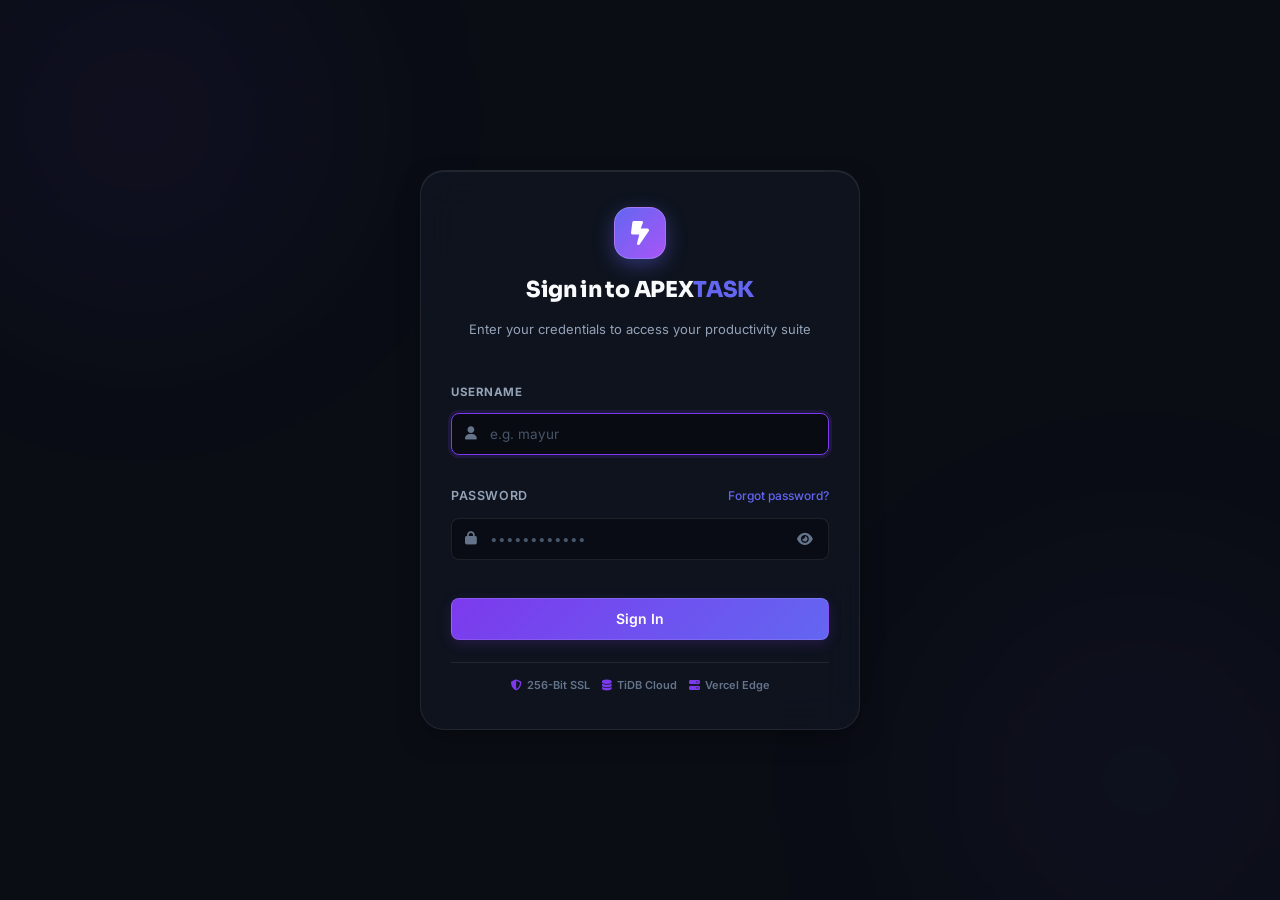
<file: frontend/index.html>
<!DOCTYPE html>
<html lang="en" data-theme="dark">
<head>
    <meta charset="UTF-8">
    <meta name="viewport" content="width=device-width, initial-scale=1.0">
    <title>Log in — APEXTASK</title>
    <meta name="description" content="Secure Single-User Login to APEXTASK Productivity Suite">

    <!-- Google Fonts -->
    <link rel="preconnect" href="https://fonts.googleapis.com">
    <link rel="preconnect" href="https://fonts.gstatic.com" crossorigin>
    <link href="https://fonts.googleapis.com/css2?family=Inter:wght@300;400;500;600;700&family=Sora:wght@500;600;700;800&family=JetBrains+Mono:wght@400;500&display=swap" rel="stylesheet">

    <!-- FontAwesome Icons -->
    <link rel="stylesheet" href="https://cdnjs.cloudflare.com/ajax/libs/font-awesome/6.5.1/css/all.min.css">

    <!-- Stylesheet -->
    <link rel="stylesheet" href="style.css?v=2026.2">
</head>
<body class="login-body">
    <!-- Subtle Ambient Lighting Effect -->
    <div class="ambient-glow glow-subtle-1"></div>
    <div class="ambient-glow glow-subtle-2"></div>

    <div class="login-wrapper">
        <div class="login-card" id="login-card">
            <!-- Brand Header -->
            <div class="login-header">
                <div class="login-brand-icon">
                    <i class="fa-solid fa-bolt-lightning"></i>
                </div>
                <h1 class="login-title">Sign in to APEX<span>TASK</span></h1>
                <p class="login-subtitle">Enter your credentials to access your productivity suite</p>
            </div>

            <!-- Error Banner -->
            <div class="login-error-banner hidden" id="login-error-banner">
                <i class="fa-solid fa-circle-exclamation"></i>
                <span id="login-error-text">Invalid username or password</span>
            </div>

            <!-- Notice / Info Toast for SSO & Forgot Password -->
            <div class="login-info-banner hidden" id="login-info-banner">
                <i class="fa-solid fa-circle-info"></i>
                <span id="login-info-text">Single-operator mode active. Authenticate with your primary operator credentials.</span>
            </div>

            <!-- Login Form -->
            <form id="login-form" class="login-form">
                <div class="form-group">
                    <label for="login-username" class="form-label">Username</label>
                    <div class="input-with-icon">
                        <i class="fa-solid fa-user input-icon"></i>
                        <input type="text" id="login-username" class="form-control" placeholder="e.g. mayur" autocomplete="username" required autofocus>
                    </div>
                </div>

                <div class="form-group">
                    <div class="form-label-row">
                        <label for="login-password" class="form-label">Password</label>
                        <a href="#" class="forgot-pass-link" id="forgot-password-link">Forgot password?</a>
                    </div>
                    <div class="input-with-icon password-input-wrapper">
                        <i class="fa-solid fa-lock input-icon"></i>
                        <input type="password" id="login-password" class="form-control" placeholder="••••••••••••" autocomplete="current-password" required>
                        <button type="button" class="btn-toggle-password" id="btn-toggle-password" title="Show / Hide Password" aria-label="Toggle password visibility">
                            <i class="fa-solid fa-eye" id="password-toggle-icon"></i>
                        </button>
                    </div>
                </div>

                <button type="submit" class="btn btn-primary btn-block login-btn" id="btn-login-submit">
                    <span class="btn-text">Sign In</span>
                    <span class="btn-loader hidden" id="login-loader"><i class="fa-solid fa-spinner fa-spin"></i> Authenticating...</span>
                </button>
            </form>

            <!-- Footer Security Details -->
            <div class="login-footer">
                <span class="security-tag"><i class="fa-solid fa-shield-halved"></i> 256-Bit SSL</span>
                <span class="security-tag"><i class="fa-solid fa-database"></i> TiDB Cloud</span>
                <span class="security-tag"><i class="fa-solid fa-server"></i> Vercel Edge</span>
            </div>
        </div>
    </div>

    <!-- Login Controller Script -->
    <script>
        document.addEventListener('DOMContentLoaded', async () => {
            const token = sessionStorage.getItem('apextask_token');
            // If already logged in, verify token and redirect to /app
            if (token) {
                try {
                    const res = await fetch('/api/auth/verify', {
                        headers: { 'Authorization': `Bearer ${token}` }
                    });
                    if (res.ok) {
                        const data = await res.json();
                        if (data.valid) {
                            window.location.href = '/app';
                            return;
                        }
                    }
                } catch (e) {
                    sessionStorage.removeItem('apextask_token');
                }
            }

            // Password Show/Hide Toggle
            const toggleBtn = document.getElementById('btn-toggle-password');
            const passInput = document.getElementById('login-password');
            const toggleIcon = document.getElementById('password-toggle-icon');

            if (toggleBtn && passInput && toggleIcon) {
                toggleBtn.addEventListener('click', () => {
                    const isPass = passInput.type === 'password';
                    passInput.type = isPass ? 'text' : 'password';
                    toggleIcon.className = isPass ? 'fa-regular fa-eye-slash' : 'fa-regular fa-eye';
                });
            }

            // Info banner helper
            const infoBanner = document.getElementById('login-info-banner');
            const infoText = document.getElementById('login-info-text');

            function showInfo(message) {
                infoText.textContent = message;
                infoBanner.classList.remove('hidden');
                setTimeout(() => {
                    infoBanner.classList.add('hidden');
                }, 5000);
            }

            // Forgot Password Click
            const forgotLink = document.getElementById('forgot-password-link');
            if (forgotLink) {
                forgotLink.addEventListener('click', (e) => {
                    e.preventDefault();
                    showInfo('Password reset: Update APP_PASSWORD in your Vercel Environment Variables.');
                });
            }

            // Handle Login Form Submit
            const form = document.getElementById('login-form');
            const card = document.getElementById('login-card');
            const errBanner = document.getElementById('login-error-banner');
            const errText = document.getElementById('login-error-text');
            const btnSubmit = document.getElementById('btn-login-submit');
            const btnText = btnSubmit.querySelector('.btn-text');
            const btnLoader = document.getElementById('login-loader');

            form.addEventListener('submit', async (e) => {
                e.preventDefault();
                errBanner.classList.add('hidden');
                infoBanner.classList.add('hidden');

                const username = document.getElementById('login-username').value.trim();
                const password = document.getElementById('login-password').value;

                if (!username || !password) return;

                // Show loading state
                btnText.classList.add('hidden');
                btnLoader.classList.remove('hidden');
                btnSubmit.disabled = true;

                try {
                    const res = await fetch('/api/auth/login', {
                        method: 'POST',
                        headers: { 'Content-Type': 'application/json' },
                        body: JSON.stringify({ username, password })
                    });

                    const data = await res.json();

                    if (res.ok && data.success && data.token) {
                        // Store JWT in sessionStorage
                        sessionStorage.setItem('apextask_token', data.token);
                        sessionStorage.setItem('apextask_user', JSON.stringify(data.user));
                        // Redirect to main app
                        window.location.href = '/app';
                    } else {
                        throw new Error(data.error || 'Invalid credentials. Please verify your username and password.');
                    }
                } catch (err) {
                    // Shake animation on invalid credentials
                    card.classList.remove('shake-card');
                    void card.offsetWidth; // Trigger reflow
                    card.classList.add('shake-card');

                    errText.textContent = err.message;
                    errBanner.classList.remove('hidden');
                } finally {
                    btnText.classList.remove('hidden');
                    btnLoader.classList.add('hidden');
                    btnSubmit.disabled = false;
                }
            });
        });
    </script>
</body>
</html>
</file>
<file: frontend/style.css>
/* ==========================================================================
   APEXTASK — ULTIMATE TO-DO LIST WEB APP DESIGN SYSTEM
   Glassmorphism, 3 Dynamic Themes (Dark, Aura, Light), Micro-Animations
   ========================================================================== */

:root {
    /* Fonts */
    --font-heading: 'Sora', -apple-system, BlinkMacSystemFont, sans-serif;
    --font-subheading: 'DM Sans', -apple-system, BlinkMacSystemFont, sans-serif;
    --font-body: 'Inter', -apple-system, BlinkMacSystemFont, sans-serif;

    /* Global Transitions */
    --transition-fast: 0.15s cubic-bezier(0.4, 0, 0.2, 1);
    --transition-normal: 0.3s cubic-bezier(0.4, 0, 0.2, 1);
    --transition-slow: 0.5s cubic-bezier(0.4, 0, 0.2, 1);

    /* Section Specific Accents */
    --accent-weekly: #3b82f6;
    --accent-monthly: #a855f7;
    --accent-yearly: #f59e0b;
    --accent-rewards: #10b981;
    --accent-punishment: #ef4444;
}

/* ==================== THEME VARIABLES ==================== */

/* 1. DARK OBSIDIAN THEME (Default) */
[data-theme="dark"] {
    color-scheme: dark;
    --bg-main: #0a0d14;
    --bg-surface: rgba(16, 22, 34, 0.75);
    --bg-surface-elevated: rgba(24, 32, 48, 0.85);
    --bg-input: rgba(10, 14, 24, 0.7);
    --border-glass: rgba(255, 255, 255, 0.08);
    --border-glass-hover: rgba(255, 255, 255, 0.18);
    --border-accent: rgba(99, 102, 241, 0.4);

    --text-primary: #f8fafc;
    --text-secondary: #94a3b8;
    --text-muted: #64748b;
    
    --primary: #6366f1;
    --primary-hover: #4f46e5;
    --primary-glow: rgba(99, 102, 241, 0.4);

    --glow-1: rgba(99, 102, 241, 0.15);
    --glow-2: rgba(168, 85, 247, 0.12);
    --glow-3: rgba(56, 189, 248, 0.1);

    --card-shadow: 0 10px 30px -10px rgba(0, 0, 0, 0.5), inset 0 1px 0 0 rgba(255, 255, 255, 0.08);
    --modal-backdrop: rgba(5, 7, 12, 0.8);
}

/* 2. AURA CYBERPUNK / GLASSMORPHIC THEME */
[data-theme="aura"] {
    color-scheme: dark;
    --bg-main: #0c0919;
    --bg-surface: rgba(26, 16, 46, 0.75);
    --bg-surface-elevated: rgba(38, 22, 68, 0.85);
    --bg-input: rgba(16, 10, 30, 0.8);
    --border-glass: rgba(216, 180, 254, 0.16);
    --border-glass-hover: rgba(236, 72, 153, 0.35);
    --border-accent: rgba(236, 72, 153, 0.5);

    --text-primary: #ffffff;
    --text-secondary: #d8b4fe;
    --text-muted: #a855f7;

    --primary: #d946ef;
    --primary-hover: #c026d3;
    --primary-glow: rgba(217, 70, 239, 0.45);

    --glow-1: rgba(217, 70, 239, 0.22);
    --glow-2: rgba(99, 102, 241, 0.2);
    --glow-3: rgba(244, 63, 94, 0.15);

    --card-shadow: 0 12px 35px -10px rgba(0, 0, 0, 0.6), inset 0 1px 1px 0 rgba(255, 255, 255, 0.15);
    --modal-backdrop: rgba(10, 5, 22, 0.85);
}

/* 3. LIGHT FROSTED CRYSTAL THEME */
[data-theme="light"] {
    color-scheme: light;
    --bg-main: #f1f5f9;
    --bg-surface: rgba(255, 255, 255, 0.82);
    --bg-surface-elevated: rgba(255, 255, 255, 0.95);
    --bg-input: rgba(241, 245, 249, 0.9);
    --border-glass: rgba(0, 0, 0, 0.08);
    --border-glass-hover: rgba(99, 102, 241, 0.3);
    --border-accent: rgba(99, 102, 241, 0.4);

    --text-primary: #0f172a;
    --text-secondary: #475569;
    --text-muted: #94a3b8;

    --primary: #4f46e5;
    --primary-hover: #4338ca;
    --primary-glow: rgba(79, 70, 229, 0.25);

    --glow-1: rgba(99, 102, 241, 0.08);
    --glow-2: rgba(168, 85, 247, 0.06);
    --glow-3: rgba(56, 189, 248, 0.08);

    --card-shadow: 0 10px 25px -5px rgba(15, 23, 42, 0.08), inset 0 1px 0 0 rgba(255, 255, 255, 0.9);
    --modal-backdrop: rgba(15, 23, 42, 0.45);
}

/* ==================== BASE STYLES ==================== */
* {
    margin: 0;
    padding: 0;
    box-sizing: border-box;
}

body {
    font-family: var(--font-body);
    background-color: var(--bg-main);
    color: var(--text-primary);
    min-height: 100vh;
    overflow-x: hidden;
    position: relative;
    line-height: 1.5;
    transition: background-color var(--transition-normal), color var(--transition-normal);
}

/* Ambient dynamic background lighting */
.top-loading-bar {
    position: fixed;
    top: 0;
    left: 0;
    height: 3px;
    width: 0%;
    opacity: 0;
    z-index: 10000;
    background: linear-gradient(90deg, var(--primary), #a855f7, #38bdf8, #10b981);
    box-shadow: 0 0 12px var(--primary-glow), 0 0 6px #38bdf8;
    transition: width 0.3s cubic-bezier(0.4, 0, 0.2, 1), opacity 0.2s ease;
    pointer-events: none;
}

/* Card Deleting State */
.task-card.is-deleting {
    opacity: 0.45 !important;
    filter: grayscale(60%);
    transform: scale(0.97) !important;
    pointer-events: none !important;
    border-color: rgba(239, 68, 68, 0.5) !important;
    box-shadow: 0 0 15px rgba(239, 68, 68, 0.25) !important;
    transition: all 0.3s ease !important;
}

/* Form Submitting Loading Overlay */
.slide-panel.is-form-submitting {
    opacity: 0.85;
    pointer-events: none;
}

/* View Section Fade-in Loading */
.view-section-fade-in {
    animation: viewFadeIn 0.25s ease-out;
}
@keyframes viewFadeIn {
    from { opacity: 0.3; transform: translateY(4px); }
    to { opacity: 1; transform: translateY(0); }
}

.ambient-glow {
    position: fixed;
    border-radius: 50%;
    filter: blur(120px);
    pointer-events: none;
    z-index: 0;
    opacity: 0.7;
    animation: ambientFloat 14s ease-in-out infinite alternate;
}
.glow-top-left {
    width: 450px;
    height: 450px;
    background: var(--glow-1);
    top: -100px;
    left: -100px;
}
.glow-bottom-right {
    width: 500px;
    height: 500px;
    background: var(--glow-2);
    bottom: -100px;
    right: -100px;
    animation-delay: -5s;
}
.glow-center {
    width: 350px;
    height: 350px;
    background: var(--glow-3);
    top: 40%;
    left: 45%;
    transform: translate(-50%, -50%);
    animation-delay: -9s;
}

@keyframes ambientFloat {
    0% { transform: scale(1) translate(0, 0); }
    50% { transform: scale(1.15) translate(30px, 40px); }
    100% { transform: scale(0.95) translate(-20px, 20px); }
}

/* Glassmorphism Class */
.glass-card {
    background: var(--bg-surface);
    backdrop-filter: blur(16px);
    -webkit-backdrop-filter: blur(16px);
    border: 1px solid var(--border-glass);
    border-radius: 16px;
    box-shadow: var(--card-shadow);
    transition: border-color var(--transition-fast), box-shadow var(--transition-fast), transform var(--transition-fast);
}

/* App Layout */
.app-layout {
    position: relative;
    z-index: 1;
    max-width: 1680px;
    width: 100%;
    margin: 0 auto;
    padding: 16px 24px 60px;
    display: flex;
    flex-direction: column;
    gap: 18px;
}

/* ==================== APP HEADER & GAMIFICATION ==================== */
.app-header {
    padding: 16px 24px;
    display: flex;
    align-items: center;
    justify-content: space-between;
    gap: 20px;
    flex-wrap: wrap;
}

.header-left .brand {
    display: flex;
    align-items: center;
    gap: 12px;
}
.brand-icon {
    width: 44px;
    height: 44px;
    background: linear-gradient(135deg, var(--primary), #a855f7);
    border-radius: 12px;
    display: flex;
    align-items: center;
    justify-content: center;
    color: #fff;
    font-size: 20px;
    box-shadow: 0 4px 15px var(--primary-glow);
}
.brand-text h1 {
    font-family: var(--font-heading);
    font-size: 20px;
    font-weight: 800;
    letter-spacing: 0.5px;
}
.brand-text h1 span {
    color: var(--primary);
}
.brand-badge {
    display: inline-flex;
    align-items: center;
    gap: 5px;
    font-size: 11px;
    font-weight: 600;
    color: #10b981;
    background: rgba(16, 185, 129, 0.12);
    border: 1px solid rgba(16, 185, 129, 0.25);
    padding: 2px 8px;
    border-radius: 20px;
}

/* Gamification Progress Bar & Badges */
.header-gamification {
    flex: 1;
    min-width: 320px;
    display: flex;
    align-items: center;
    justify-content: center;
    gap: 18px;
    flex-wrap: wrap;
}

.user-meta {
    display: flex;
    flex-direction: column;
    gap: 4px;
    align-items: flex-start;
}
.user-title-pill {
    display: inline-flex;
    align-items: center;
    gap: 6px;
    font-size: 12px;
    font-weight: 700;
    color: #fbbf24;
    background: rgba(251, 191, 36, 0.12);
    border: 1px solid rgba(251, 191, 36, 0.25);
    padding: 4px 10px;
    border-radius: 20px;
}
.level-risk-badge {
    display: inline-flex;
    align-items: center;
    gap: 5px;
    font-size: 11px;
    font-weight: 700;
    color: #ef4444;
    background: rgba(239, 68, 68, 0.15);
    border: 1px solid rgba(239, 68, 68, 0.3);
    padding: 2px 8px;
    border-radius: 20px;
    animation: pulseDanger 1.5s infinite;
}
@keyframes pulseDanger {
    0%, 100% { opacity: 1; transform: scale(1); }
    50% { opacity: 0.7; transform: scale(0.96); }
}

.xp-progression-wrapper {
    min-width: 220px;
    flex: 1;
    max-width: 280px;
}
.xp-info-row {
    display: flex;
    align-items: center;
    justify-content: space-between;
    margin-bottom: 6px;
}
.level-indicator {
    display: flex;
    align-items: baseline;
    gap: 3px;
}
.lvl-tag {
    font-size: 10px;
    font-weight: 800;
    color: var(--text-muted);
}
.lvl-number {
    font-family: var(--font-heading);
    font-size: 16px;
    font-weight: 800;
    color: var(--primary);
}
.xp-stats {
    font-size: 11px;
    font-weight: 600;
    color: var(--text-secondary);
}
.xp-percent-tag {
    color: var(--text-muted);
    font-size: 10px;
}

.xp-progress-track {
    width: 100%;
    height: 8px;
    background: rgba(255, 255, 255, 0.08);
    border-radius: 10px;
    overflow: hidden;
    position: relative;
}
.xp-progress-fill {
    height: 100%;
    background: linear-gradient(90deg, var(--primary), #a855f7, #38bdf8);
    border-radius: 10px;
    position: relative;
    transition: width 0.6s cubic-bezier(0.34, 1.56, 0.64, 1);
}
.xp-progress-glow {
    position: absolute;
    top: 0;
    right: 0;
    width: 12px;
    height: 100%;
    background: #fff;
    filter: blur(2px);
    opacity: 0.8;
}

/* Streak Widget */
.streak-widget {
    display: flex;
    align-items: center;
    gap: 8px;
    padding: 6px 12px;
    background: rgba(249, 115, 22, 0.12);
    border: 1px solid rgba(249, 115, 22, 0.25);
    border-radius: 14px;
    cursor: pointer;
    transition: transform var(--transition-fast);
}
.streak-widget:hover {
    transform: translateY(-2px);
    border-color: rgba(249, 115, 22, 0.45);
}
.streak-flame {
    color: #f97316;
    font-size: 18px;
    animation: flameFlicker 1.8s infinite alternate;
}
@keyframes flameFlicker {
    0% { transform: scale(1) rotate(-3deg); filter: drop-shadow(0 0 2px #f97316); }
    100% { transform: scale(1.15) rotate(3deg); filter: drop-shadow(0 0 8px #f97316); }
}
.streak-details {
    display: flex;
    flex-direction: column;
}
.streak-count {
    font-family: var(--font-heading);
    font-size: 15px;
    font-weight: 800;
    color: #f97316;
    line-height: 1;
}
.streak-label {
    font-size: 9px;
    font-weight: 700;
    color: var(--text-muted);
    letter-spacing: 0.5px;
}

/* Chest Widget */
.chest-widget {
    display: flex;
    align-items: center;
    gap: 8px;
    padding: 6px 12px;
    background: rgba(168, 85, 247, 0.12);
    border: 1px solid rgba(168, 85, 247, 0.25);
    border-radius: 14px;
    cursor: pointer;
    transition: transform var(--transition-fast);
}
.chest-widget:hover {
    transform: translateY(-2px);
    border-color: rgba(168, 85, 247, 0.5);
}
.chest-widget.ready {
    background: linear-gradient(135deg, rgba(251, 191, 36, 0.2), rgba(168, 85, 247, 0.2));
    border-color: #fbbf24;
    animation: chestBounce 1.2s infinite;
}
@keyframes chestBounce {
    0%, 100% { transform: translateY(0); }
    50% { transform: translateY(-4px); }
}
.chest-icon-wrapper {
    color: #c084fc;
    font-size: 16px;
}
.chest-widget.ready .chest-icon-wrapper {
    color: #fbbf24;
}
.chest-details {
    display: flex;
    flex-direction: column;
}
.chest-count {
    font-family: var(--font-heading);
    font-size: 13px;
    font-weight: 800;
    color: #c084fc;
    line-height: 1;
}
.chest-widget.ready .chest-count {
    color: #fbbf24;
}
.chest-label {
    font-size: 9px;
    font-weight: 700;
    color: var(--text-muted);
    letter-spacing: 0.5px;
}

/* Header Controls */
.header-right {
    display: flex;
    align-items: center;
    gap: 12px;
}

.header-date-badge {
    display: inline-flex;
    align-items: center;
    gap: 8px;
    padding: 7px 13px;
    border-radius: 20px;
    font-size: 12.5px;
    font-weight: 500;
    color: var(--text-secondary);
    background: rgba(255, 255, 255, 0.04);
    border: 1px solid var(--border-glass);
    transition: all var(--transition-fast);
    white-space: nowrap;
}

.header-date-badge i {
    color: var(--primary);
    font-size: 13px;
}

.header-date-badge:hover {
    background: rgba(255, 255, 255, 0.08);
    color: var(--text-primary);
}

.sound-toggle-btn {
    width: 38px;
    height: 38px;
    border-radius: 10px;
    background: var(--bg-surface-elevated);
    border: 1px solid var(--border-glass);
    display: flex;
    align-items: center;
    justify-content: center;
    color: var(--text-secondary);
    cursor: pointer;
    transition: all var(--transition-fast);
}
.sound-toggle-btn:hover {
    color: var(--text-primary);
    border-color: var(--border-glass-hover);
}
.sound-toggle-btn.muted {
    color: var(--text-muted);
}

.theme-selector {
    display: flex;
    align-items: center;
    background: var(--bg-surface-elevated);
    border: 1px solid var(--border-glass);
    border-radius: 12px;
    padding: 3px;
    gap: 2px;
}
.theme-pill {
    background: none;
    border: none;
    width: 32px;
    height: 32px;
    border-radius: 8px;
    color: var(--text-muted);
    cursor: pointer;
    font-size: 13px;
    display: flex;
    align-items: center;
    justify-content: center;
    transition: all var(--transition-fast);
}
.theme-pill:hover {
    color: var(--text-primary);
}
.theme-pill.active {
    background: var(--primary);
    color: #fff;
    box-shadow: 0 2px 8px var(--primary-glow);
}

/* ==================== BUTTONS ==================== */
.btn {
    font-family: var(--font-body);
    font-size: 13px;
    font-weight: 600;
    padding: 9px 18px;
    border-radius: 12px;
    border: 1px solid transparent;
    display: inline-flex;
    align-items: center;
    justify-content: center;
    gap: 8px;
    cursor: pointer;
    transition: all var(--transition-fast);
    text-decoration: none;
}
.btn-primary {
    background: var(--primary);
    color: #ffffff;
    box-shadow: 0 4px 15px var(--primary-glow);
}
.btn-primary:hover {
    background: var(--primary-hover);
    transform: translateY(-1px);
    box-shadow: 0 6px 20px var(--primary-glow);
}
.btn-glass {
    background: var(--bg-surface-elevated);
    color: var(--text-primary);
    border-color: var(--border-glass);
}
.btn-glass:hover {
    background: var(--bg-surface);
    border-color: var(--border-glass-hover);
    color: var(--text-primary);
}
.btn-sm {
    padding: 6px 12px;
    font-size: 12px;
    border-radius: 8px;
}
.btn-icon {
    width: 36px;
    height: 36px;
    padding: 0;
    border-radius: 10px;
}
.glow-button {
    position: relative;
    overflow: hidden;
}

/* ==================== BODY LAYOUT & DEDICATED SIDEBAR ==================== */
.app-body-container {
    display: flex;
    align-items: flex-start;
    gap: 20px;
    width: 100%;
    min-height: calc(100vh - 120px);
}

/* Dedicated Fixed Left Sidebar */
.app-sidebar {
    width: 260px;
    flex-shrink: 0;
    position: sticky;
    top: 16px;
    padding: 18px 14px;
    display: flex;
    flex-direction: column;
    gap: 16px;
    border-radius: 16px;
    min-height: 520px;
}

.sidebar-section-title {
    font-size: 11px;
    text-transform: uppercase;
    letter-spacing: 0.8px;
    font-weight: 700;
    color: var(--text-muted);
    padding: 0 10px;
    margin-bottom: 2px;
}

.nav-tabs-list {
    display: flex;
    flex-direction: column;
    gap: 6px;
    width: 100%;
}

.nav-tab {
    width: 100%;
    display: flex;
    align-items: center;
    gap: 12px;
    padding: 11px 14px;
    border-radius: 10px;
    font-size: 13.5px;
    font-weight: 500;
    color: var(--text-secondary);
    background: transparent;
    border: 1px solid transparent;
    cursor: pointer;
    transition: all 0.15s ease;
    text-align: left;
}

.nav-tab:hover {
    background: rgba(255, 255, 255, 0.04);
    color: var(--text-primary);
    border-color: var(--border-glass);
    transform: translateX(3px);
}

.nav-tab.active {
    background: linear-gradient(135deg, rgba(124, 58, 237, 0.22) 0%, rgba(99, 102, 241, 0.14) 100%);
    color: #ffffff;
    border-color: rgba(139, 92, 246, 0.4);
    font-weight: 600;
    box-shadow: 0 4px 14px rgba(124, 58, 237, 0.15);
}

.nav-tab-icon {
    font-size: 15px;
    width: 18px;
    text-align: center;
    color: var(--primary);
    transition: transform 0.2s ease;
}

.nav-tab.active .nav-tab-icon {
    color: #a78bfa;
    transform: scale(1.1);
}

.nav-tab-label {
    flex: 1;
}

.tab-badge {
    font-size: 10.5px;
    font-weight: 700;
    padding: 2px 7px;
    border-radius: 20px;
    background: rgba(255, 255, 255, 0.08);
    color: var(--text-secondary);
    margin-left: auto;
}

.nav-tab.active .tab-badge {
    background: var(--primary);
    color: #ffffff;
}

.badge-danger {
    background: rgba(239, 68, 68, 0.2) !important;
    color: #f87171 !important;
    border: 1px solid rgba(239, 68, 68, 0.35);
}

.badge-gold {
    background: rgba(251, 191, 36, 0.2) !important;
    color: #fbbf24 !important;
    border: 1px solid rgba(251, 191, 36, 0.35);
}

/* Sidebar Status Widget */
.sidebar-status-card {
    margin-top: auto;
    padding: 12px 14px;
    border-radius: 12px;
    background: rgba(0, 0, 0, 0.25);
    border: 1px solid var(--border-glass);
    display: flex;
    flex-direction: column;
    gap: 6px;
}

.status-indicator-row {
    display: flex;
    align-items: center;
    gap: 7px;
    font-weight: 600;
    font-size: 12px;
    color: #10b981;
}

.live-pulse-dot {
    width: 7px;
    height: 7px;
    border-radius: 50%;
    background: #10b981;
    box-shadow: 0 0 8px #10b981;
    animation: pulseDot 2s infinite;
}

@keyframes pulseDot {
    0%, 100% { transform: scale(1); opacity: 1; }
    50% { transform: scale(1.3); opacity: 0.6; }
}

.status-meta-row {
    display: flex;
    align-items: center;
    justify-content: space-between;
    font-size: 11px;
    color: var(--text-muted);
}

.status-state {
    color: #a78bfa;
    font-weight: 600;
}

/* ==================== EXPANDED MAIN WORKSPACE ==================== */
.main-content-view {
    flex: 1;
    min-width: 0;
    width: 100%;
    display: flex;
    flex-direction: column;
    gap: 20px;
}

.view-section {
    display: flex;
    flex-direction: column;
    gap: 20px;
    width: 100%;
    animation: fadeInView 0.3s ease-out;
}
@keyframes fadeInView {
    from { opacity: 0; transform: translateY(8px); }
    to { opacity: 1; transform: translateY(0); }
}
.hidden {
    display: none !important;
}

.view-header {
    display: flex;
    align-items: center;
    justify-content: space-between;
    flex-wrap: wrap;
    gap: 16px;
    width: 100%;
}
.view-title-group h2 {
    font-family: var(--font-heading);
    font-size: 22px;
    font-weight: 700;
    color: var(--text-primary);
}
.view-subtitle {
    font-size: 13px;
    color: var(--text-secondary);
    margin-top: 2px;
}

.nav-arrows-group {
    display: flex;
    align-items: center;
    gap: 8px;
}

/* Section Toolbar & Filters (Full Width Expansive) */
.section-toolbar,
.task-toolbar {
    padding: 12px 18px;
    display: flex;
    align-items: center;
    justify-content: space-between;
    gap: 14px;
    flex-wrap: wrap;
    width: 100%;
    border-radius: 14px;
}

.search-box-wrapper,
.search-box {
    display: flex;
    align-items: center;
    gap: 10px;
    background: var(--bg-input);
    border: 1px solid var(--border-glass);
    padding: 8px 14px;
    border-radius: 10px;
    color: var(--text-secondary);
    flex: 1;
    max-width: 420px;
    min-width: 220px;
}

.search-icon {
    font-size: 13.5px;
    color: var(--text-muted);
}

.search-input,
.search-box input {
    background: none;
    border: none;
    outline: none;
    color: var(--text-primary);
    font-family: var(--font-body);
    font-size: 13.5px;
    width: 100%;
}

.search-input::placeholder,
.search-box input::placeholder {
    color: var(--text-muted);
}

.filter-pills-group,
.filter-pills {
    display: flex;
    align-items: center;
    gap: 4px;
    background: var(--bg-surface-elevated);
    border: 1px solid var(--border-glass);
    border-radius: 10px;
    padding: 4px;
    flex-wrap: wrap;
}

.filter-pill {
    background: none;
    border: none;
    font-family: var(--font-body);
    font-size: 12.5px;
    font-weight: 500;
    color: var(--text-secondary);
    padding: 6px 13px;
    border-radius: 7px;
    cursor: pointer;
    transition: all 0.15s ease;
    white-space: nowrap;
}

.filter-pill:hover {
    color: var(--text-primary);
    background: rgba(255, 255, 255, 0.04);
}

.filter-pill.active {
    background: var(--primary);
    color: #ffffff;
    font-weight: 600;
    box-shadow: 0 2px 8px var(--primary-glow);
}

.toolbar-actions {
    display: flex;
    align-items: center;
    gap: 8px;
}

/* ==================== EXPANDED TASK CARDS GRID ==================== */
.tasks-grid-container,
.task-cards-container {
    display: grid;
    grid-template-columns: repeat(auto-fill, minmax(360px, 1fr));
    gap: 16px;
    width: 100%;
}

/* ── Task Card ─────────────────────────────────────────── */
.task-card {
    background: var(--bg-surface);
    border: 1px solid var(--border-glass);
    border-radius: 16px;
    padding: 18px 18px 18px 22px;
    display: flex;
    flex-direction: column;
    gap: 12px;
    position: relative;
    overflow: hidden;
    box-shadow: var(--card-shadow);
    transition: transform 0.2s ease, border-color 0.2s ease, box-shadow 0.2s ease, opacity 0.2s ease;
}
.task-card:hover {
    transform: translateY(-3px);
    border-color: var(--border-glass-hover);
    box-shadow: 0 8px 32px rgba(0,0,0,0.35);
}

/* Priority left-accent strip */
.task-priority-accent {
    position: absolute;
    left: 0;
    top: 0;
    bottom: 0;
    width: 4px;
    border-radius: 16px 0 0 16px;
    transition: opacity 0.2s ease;
}
.priority-accent-low    { background: linear-gradient(180deg, #10b981, #059669); }
.priority-accent-medium { background: linear-gradient(180deg, #f59e0b, #d97706); }
.priority-accent-high   { background: linear-gradient(180deg, #ef4444, #b91c1c); box-shadow: 0 0 12px rgba(239,68,68,0.35); }

/* Completed Card State */
.task-card.is-complete {
    opacity: 0.65;
    background: rgba(16, 185, 129, 0.04);
    border-color: rgba(16, 185, 129, 0.18);
}
.task-card.is-complete .task-title {
    text-decoration: line-through;
    color: var(--text-muted);
}
.task-card.is-complete .task-priority-accent { opacity: 0.3; }

/* Glow States for Rolled Over and Pending Tasks */
.task-card.is-rolled-over {
    border-color: rgba(245, 158, 11, 0.4);
    box-shadow: 0 0 15px rgba(245, 158, 11, 0.15), var(--card-shadow);
}
.task-card.glow-pending-1 { box-shadow: 0 0 15px rgba(239, 68, 68, 0.12), var(--card-shadow); }
.task-card.glow-pending-2 {
    border-color: rgba(239, 68, 68, 0.35);
    box-shadow: 0 0 20px rgba(239, 68, 68, 0.22), var(--card-shadow);
}
.task-card.glow-pending-3 {
    border-color: rgba(239, 68, 68, 0.55);
    box-shadow: 0 0 25px rgba(239, 68, 68, 0.35), var(--card-shadow);
    animation: urgentPulse 2s infinite alternate;
}
@keyframes urgentPulse {
    0%   { box-shadow: 0 0 15px rgba(239, 68, 68, 0.25); }
    100% { box-shadow: 0 0 30px rgba(239, 68, 68, 0.5); }
}

.task-card-header {
    display: flex;
    align-items: flex-start;
    gap: 12px;
}

/* Check button — improved */
.task-check-btn {
    width: 28px;
    height: 28px;
    border-radius: 50%;
    border: 2px solid rgba(148, 163, 184, 0.3);
    background: transparent;
    color: transparent;
    display: flex;
    align-items: center;
    justify-content: center;
    font-size: 11px;
    cursor: pointer;
    flex-shrink: 0;
    transition: all 0.2s cubic-bezier(0.34, 1.56, 0.64, 1);
    margin-top: 2px;
}
.task-check-btn:hover {
    border-color: #10b981;
    color: #10b981;
    background: rgba(16, 185, 129, 0.1);
    transform: scale(1.1);
}
.task-check-btn.is-checked,
.task-card.is-complete .task-check-btn {
    background: #10b981;
    border-color: #10b981;
    color: #ffffff;
    box-shadow: 0 0 0 4px rgba(16, 185, 129, 0.2);
    transform: scale(1.0);
}
/* completion burst keyframe */
@keyframes checkPop {
    0%   { transform: scale(0.7); }
    60%  { transform: scale(1.25); }
    100% { transform: scale(1.0); }
}
.task-check-btn.pop { animation: checkPop 0.35s cubic-bezier(0.34, 1.56, 0.64, 1) forwards; }

.task-main-info { flex: 1; min-width: 0; }
.task-title {
    font-family: var(--font-heading);
    font-size: 15px;
    font-weight: 700;
    color: var(--text-primary);
    line-height: 1.35;
    word-break: break-word;
}
.task-notes {
    font-size: 12.5px;
    color: var(--text-secondary);
    margin-top: 5px;
    line-height: 1.4;
    word-break: break-word;
}

/* Subtask mini progress bar */
.subtask-progress-bar-wrap {
    display: flex;
    align-items: center;
    gap: 7px;
    margin-top: 8px;
}
.subtask-progress-track {
    flex: 1;
    height: 4px;
    background: rgba(255,255,255,0.07);
    border-radius: 4px;
    overflow: hidden;
}
.subtask-progress-fill {
    height: 100%;
    background: linear-gradient(90deg, #7c3aed, #a78bfa);
    border-radius: 4px;
    transition: width 0.4s ease;
}
.subtask-progress-label {
    font-size: 10px;
    font-weight: 700;
    color: var(--text-muted);
    white-space: nowrap;
    letter-spacing: 0.3px;
}

/* Priority and Tags */
.task-tags-row {
    display: flex;
    align-items: center;
    gap: 6px;
    flex-wrap: wrap;
    margin-top: 8px;
}
.priority-tag {
    font-size: 10px;
    font-weight: 700;
    padding: 2px 7px;
    border-radius: 5px;
    text-transform: uppercase;
    letter-spacing: 0.6px;
}
.priority-low   { color: #10b981; background: rgba(16, 185, 129, 0.12); border: 1px solid rgba(16, 185, 129, 0.25); }
.priority-medium { color: #f59e0b; background: rgba(245, 158, 11, 0.12); border: 1px solid rgba(245, 158, 11, 0.25); }
.priority-high  { color: #ef4444; background: rgba(239, 68, 68, 0.15); border: 1px solid rgba(239, 68, 68, 0.3); }

.rollover-tag {
    font-size: 10px;
    font-weight: 700;
    color: #f59e0b;
    background: rgba(245, 158, 11, 0.12);
    border: 1px solid rgba(245, 158, 11, 0.25);
    padding: 2px 7px;
    border-radius: 5px;
}
.pending-chain-tag {
    font-size: 10px;
    font-weight: 700;
    color: #f87171;
    background: rgba(239, 68, 68, 0.1);
    border: 1px solid rgba(239, 68, 68, 0.2);
    padding: 2px 7px;
    border-radius: 5px;
}

.task-card-footer {
    display: flex;
    align-items: center;
    justify-content: space-between;
    padding-top: 10px;
    border-top: 1px solid var(--border-glass);
    margin-top: auto;
}
.task-deadline {
    font-size: 11.5px;
    color: var(--text-muted);
    display: flex;
    align-items: center;
    gap: 5px;
}
.task-deadline.is-overdue { color: #f87171; font-weight: 700; }

.task-actions { display: flex; align-items: center; gap: 6px; }
.btn-action {
    background: none;
    border: none;
    color: var(--text-muted);
    font-size: 13px;
    width: 28px;
    height: 28px;
    border-radius: 7px;
    cursor: pointer;
    display: flex;
    align-items: center;
    justify-content: center;
    transition: all 0.15s ease;
}
.btn-action:hover { color: var(--text-primary); background: rgba(255, 255, 255, 0.07); }
.btn-action.delete-btn:hover { color: #f87171; background: rgba(239, 68, 68, 0.12); }

/* ── Enhanced Empty State ──────────────────────────────── */
.empty-state-hero {
    display: flex;
    flex-direction: column;
    align-items: center;
    justify-content: center;
    gap: 20px;
    padding: 70px 20px 60px;
    text-align: center;
}

.empty-state-orb {
    position: relative;
    width: 100px;
    height: 100px;
    display: flex;
    align-items: center;
    justify-content: center;
}
.empty-orb-ring {
    position: absolute;
    border-radius: 50%;
    border: 1.5px solid rgba(124, 58, 237, 0.25);
    animation: orbRingPulse 3s ease-in-out infinite;
}
.empty-orb-ring.ring-1 { width: 100px; height: 100px; animation-delay: 0s; }
.empty-orb-ring.ring-2 { width: 130px; height: 130px; animation-delay: 0.6s; border-color: rgba(124,58,237,0.15); }
.empty-orb-ring.ring-3 { width: 162px; height: 162px; animation-delay: 1.2s; border-color: rgba(124,58,237,0.08); }
@keyframes orbRingPulse {
    0%,100% { opacity: 0.5; transform: scale(1); }
    50%      { opacity: 1;   transform: scale(1.04); }
}
.empty-orb-icon {
    width: 72px;
    height: 72px;
    border-radius: 50%;
    background: linear-gradient(135deg, rgba(124,58,237,0.25), rgba(109,40,217,0.1));
    border: 1.5px solid rgba(124, 58, 237, 0.4);
    display: flex;
    align-items: center;
    justify-content: center;
    font-size: 28px;
    color: #a78bfa;
    box-shadow: 0 0 30px rgba(124, 58, 237, 0.2);
    animation: orbIconFloat 4s ease-in-out infinite;
}
@keyframes orbIconFloat {
    0%,100% { transform: translateY(0); }
    50%      { transform: translateY(-5px); }
}

.empty-state-text { display: flex; flex-direction: column; gap: 8px; }
.empty-state-title {
    font-family: var(--font-heading);
    font-size: 20px;
    font-weight: 800;
    color: var(--text-primary);
    letter-spacing: -0.3px;
}
.empty-state-sub {
    font-size: 13.5px;
    color: var(--text-secondary);
    max-width: 380px;
    line-height: 1.6;
}

.btn-empty-cta {
    position: relative;
    background: linear-gradient(135deg, #7c3aed, #6d28d9);
    border: 1px solid rgba(124,58,237,0.5);
    border-radius: 12px;
    color: #fff;
    font-size: 14px;
    font-weight: 700;
    padding: 12px 28px;
    cursor: pointer;
    display: inline-flex;
    align-items: center;
    gap: 9px;
    overflow: hidden;
    transition: all 0.2s ease;
    box-shadow: 0 4px 20px rgba(124, 58, 237, 0.35);
    font-family: var(--font-body);
}
.btn-empty-cta:hover {
    transform: translateY(-2px);
    box-shadow: 0 8px 30px rgba(124, 58, 237, 0.55);
}
.btn-empty-shimmer {
    position: absolute;
    top: 0; left: -100%; width: 60%; height: 100%;
    background: linear-gradient(90deg, transparent, rgba(255,255,255,0.18), transparent);
    animation: shimmerSlide 2.5s ease-in-out infinite;
}
@keyframes shimmerSlide {
    0%   { left: -100%; }
    60%,100% { left: 140%; }
}

.empty-state-tips {
    font-size: 12px;
    color: var(--text-muted);
    display: flex;
    align-items: center;
    gap: 6px;
}
.empty-state-tips kbd {
    background: rgba(255,255,255,0.08);
    border: 1px solid rgba(255,255,255,0.15);
    border-radius: 4px;
    padding: 1px 6px;
    font-size: 11px;
    font-family: monospace;
    color: var(--text-secondary);
}

/* Legacy empty state card (shame board etc.) */
.empty-state-card {
    text-align: center;
    padding: 60px 20px;
    display: flex;
    flex-direction: column;
    align-items: center;
    justify-content: center;
    gap: 12px;
}
.empty-icon { font-size: 40px; color: var(--primary); margin-bottom: 8px; }
.empty-state-card h3 { font-family: var(--font-heading); font-size: 18px; font-weight: 700; }
.empty-state-card p  { font-size: 13.5px; color: var(--text-secondary); max-width: 440px; }

/* ==================== 1. WEEKLY PERFORMANCE VELOCITY ==================== */
.weekly-banner-card {
    padding: 20px 24px;
    display: grid;
    grid-template-columns: 1fr 1fr;
    gap: 20px;
    border-radius: 16px;
    width: 100%;
    background: linear-gradient(135deg, rgba(59, 130, 246, 0.12) 0%, rgba(99, 102, 241, 0.08) 100%);
    border: 1px solid rgba(59, 130, 246, 0.25);
}

.banner-stat {
    display: flex;
    align-items: center;
    gap: 16px;
}

.banner-stat i {
    font-size: 24px;
    width: 48px;
    height: 48px;
    border-radius: 12px;
    display: flex;
    align-items: center;
    justify-content: center;
    background: rgba(255, 255, 255, 0.06);
    flex-shrink: 0;
}

.text-gold {
    color: #fbbf24;
}

.text-indigo {
    color: #818cf8;
}

.text-emerald {
    color: #34d399;
}

.text-amber {
    color: #f59e0b;
}

.text-purple {
    color: #c084fc;
}

.banner-label {
    font-size: 11px;
    font-weight: 600;
    color: var(--text-muted);
    text-transform: uppercase;
    letter-spacing: 0.5px;
    display: block;
}

.banner-stat h4 {
    font-family: var(--font-heading);
    font-size: 16px;
    font-weight: 700;
    color: var(--text-primary);
    margin-top: 2px;
}

.weekly-columns-grid,
.weekly-grid-container {
    display: grid;
    grid-template-columns: repeat(7, 1fr);
    gap: 14px;
    width: 100%;
}

.day-column-card {
    background: var(--bg-surface);
    border: 1px solid var(--border-glass);
    border-radius: 14px;
    padding: 16px 12px;
    display: flex;
    flex-direction: column;
    align-items: center;
    text-align: center;
    justify-content: space-between;
    min-height: 240px;
    gap: 10px;
    transition: transform var(--transition-fast), border-color var(--transition-fast);
}

.day-column-card:hover {
    transform: translateY(-2px);
    border-color: var(--border-glass-hover);
}

.day-column-card.is-today {
    border-color: #3b82f6;
    background: rgba(59, 130, 246, 0.08);
}

.day-column-card.is-best {
    box-shadow: 0 0 16px rgba(251, 191, 36, 0.2);
    border-color: rgba(251, 191, 36, 0.5);
}

.day-col-header {
    display: flex;
    flex-direction: column;
    align-items: center;
    gap: 2px;
}

.day-col-name {
    font-size: 11px;
    font-weight: 700;
    color: var(--text-muted);
    text-transform: uppercase;
}

.day-col-date {
    font-family: var(--font-heading);
    font-size: 18px;
    font-weight: 800;
    color: var(--text-primary);
}

.day-bar-wrapper {
    height: 120px;
    width: 26px;
    background: rgba(255, 255, 255, 0.06);
    border-radius: 13px;
    display: flex;
    align-items: flex-end;
    overflow: hidden;
    padding: 2px;
}

.day-bar-fill {
    width: 100%;
    background: linear-gradient(180deg, #60a5fa, #3b82f6);
    border-radius: 10px;
    transition: height 0.6s cubic-bezier(0.34, 1.56, 0.64, 1);
}

.day-stat-label {
    font-size: 12px;
    font-weight: 700;
    color: var(--text-primary);
}

.day-xp-badge {
    font-size: 10.5px;
    font-weight: 700;
    color: #38bdf8;
    background: rgba(56, 189, 248, 0.12);
    padding: 2px 7px;
    border-radius: 6px;
}

/* ==================== 2. STATS ROW & MONTHLY HEATMAP ==================== */
.stats-overview-row,
.stats-cards-row {
    display: grid;
    grid-template-columns: repeat(4, 1fr);
    gap: 16px;
    width: 100%;
}

.stat-card {
    padding: 18px 20px;
    display: flex;
    align-items: center;
    gap: 16px;
    border-radius: 14px;
}

.stat-icon {
    width: 44px;
    height: 44px;
    min-width: 44px;
    border-radius: 12px;
    display: flex;
    align-items: center;
    justify-content: center;
    font-size: 18px;
    background: rgba(255, 255, 255, 0.06);
}

.stat-body {
    display: flex;
    flex-direction: column;
    gap: 2px;
}

.stat-number {
    font-family: var(--font-heading);
    font-size: 20px;
    font-weight: 800;
    color: var(--text-primary);
    line-height: 1.1;
}

.stat-caption {
    font-size: 11.5px;
    font-weight: 500;
    color: var(--text-muted);
}

/* Monthly Heatmap Panel */
.heatmap-panel,
.heatmap-card {
    padding: 22px 24px;
    display: flex;
    flex-direction: column;
    gap: 16px;
    border-radius: 16px;
    width: 100%;
}

.heatmap-legend {
    display: flex;
    align-items: center;
    justify-content: flex-end;
    gap: 8px;
    font-size: 11.5px;
    color: var(--text-muted);
}

.legend-scale {
    display: flex;
    align-items: center;
    gap: 5px;
}

.legend-cell,
.scale-box {
    width: 13px;
    height: 13px;
    border-radius: 3px;
}

/* Heatmap Intensity Palette */
.intensity-0 { background: rgba(255, 255, 255, 0.05); }
.intensity-1 { background: #3b2d54; }
.intensity-2 { background: #7e22ce; }
.intensity-3 { background: #a855f7; }
.intensity-4 { background: #c084fc; box-shadow: 0 0 8px rgba(192, 132, 252, 0.5); }

.monthly-matrix-grid,
.monthly-days-matrix {
    display: grid;
    grid-template-columns: repeat(7, 1fr);
    gap: 10px;
    width: 100%;
}

.month-day-header {
    text-align: center;
    font-size: 11px;
    font-weight: 700;
    color: var(--text-muted);
    padding: 4px 0 8px;
    text-transform: uppercase;
    letter-spacing: 0.5px;
}

.month-day-cell.empty-cell {
    opacity: 0;
    pointer-events: none;
    cursor: default;
    border: none;
    background: transparent;
}

.month-day-cell {
    height: 68px;
    border-radius: 12px;
    border: 1px solid var(--border-glass);
    padding: 8px 10px;
    display: flex;
    flex-direction: column;
    justify-content: space-between;
    cursor: pointer;
    transition: transform var(--transition-fast), border-color var(--transition-fast);
}

.month-day-cell:hover {
    transform: translateY(-2px);
    border-color: #c084fc;
}

.month-day-cell.is-today {
    border: 2px solid #a855f7;
}

.day-num {
    font-size: 11.5px;
    font-weight: 700;
    color: var(--text-secondary);
}

.day-task-count {
    font-family: var(--font-heading);
    font-size: 13px;
    font-weight: 800;
    color: #f8fafc;
    align-self: flex-end;
}

/* ==================== 3. YEARLY 365 MATRIX & TRAJECTORY ==================== */
.yearly-pixel-grid {
    display: grid;
    grid-template-rows: repeat(7, 14px);
    grid-auto-flow: column;
    grid-auto-columns: 14px;
    gap: 4px;
    overflow-x: auto;
    padding: 10px 0 14px;
    scrollbar-width: thin;
    -webkit-overflow-scrolling: touch;
    width: 100%;
}

.year-day-pixel {
    width: 14px;
    height: 14px;
    border-radius: 3px;
    cursor: pointer;
    transition: transform 0.12s ease;
}

.year-day-pixel:hover {
    transform: scale(1.5);
    z-index: 15;
    box-shadow: 0 0 10px rgba(168, 85, 247, 0.8);
}

.chart-panel,
.chart-card {
    padding: 22px 24px;
    border-radius: 16px;
    width: 100%;
}

.panel-subtitle,
.card-subtitle {
    font-family: var(--font-heading);
    font-size: 14.5px;
    font-weight: 700;
    margin-bottom: 16px;
    color: var(--text-primary);
    display: flex;
    align-items: center;
    gap: 8px;
}

.chart-wrapper,
.chart-canvas-wrapper {
    position: relative;
    height: 280px;
    width: 100%;
}

/* ==================== 4. SHAME BOARD VIEW ==================== */
.shame-title {
    color: #ef4444;
    display: flex;
    align-items: center;
    gap: 8px;
}

.shame-cards-container {
    display: grid;
    grid-template-columns: repeat(auto-fill, minmax(360px, 1fr));
    gap: 16px;
    width: 100%;
}

.shame-card {
    background: rgba(30, 10, 15, 0.65);
    border: 1px solid rgba(239, 68, 68, 0.3);
    border-radius: 16px;
    padding: 20px;
    display: flex;
    flex-direction: column;
    gap: 12px;
    box-shadow: 0 4px 20px rgba(239, 68, 68, 0.08);
    position: relative;
    transition: transform var(--transition-fast), border-color var(--transition-fast);
}

.shame-card:hover {
    transform: translateY(-2px);
    border-color: rgba(239, 68, 68, 0.5);
}

.shame-alert-badge {
    font-size: 11px;
    font-weight: 800;
    color: #ef4444;
    background: rgba(239, 68, 68, 0.15);
    border: 1px solid rgba(239, 68, 68, 0.35);
    padding: 3px 10px;
    border-radius: 20px;
    display: inline-flex;
    align-items: center;
    gap: 5px;
    width: fit-content;
}

.shame-timestamp {
    font-size: 12px;
    color: #fca5a5;
    font-weight: 500;
}

/* ==================== 5. ACHIEVEMENTS & TROPHY VAULT ==================== */
.badges-grid-container {
    display: grid;
    grid-template-columns: repeat(auto-fill, minmax(320px, 1fr));
    gap: 16px;
    width: 100%;
}

.badge-card {
    background: var(--bg-surface);
    border: 1px solid var(--border-glass);
    border-radius: 16px;
    padding: 18px 20px;
    display: flex;
    align-items: center;
    gap: 16px;
    transition: transform var(--transition-fast), border-color var(--transition-fast);
}

.badge-card.locked {
    opacity: 0.45;
    filter: grayscale(0.85);
}

.badge-card.unlocked {
    background: linear-gradient(135deg, rgba(251, 191, 36, 0.07) 0%, rgba(124, 58, 237, 0.07) 100%);
    border-color: rgba(251, 191, 36, 0.35);
    box-shadow: 0 4px 20px rgba(251, 191, 36, 0.1);
}

.badge-card:hover {
    transform: translateY(-2px);
}

.badge-icon-box {
    width: 48px;
    height: 48px;
    min-width: 48px;
    border-radius: 12px;
    display: flex;
    align-items: center;
    justify-content: center;
    font-size: 22px;
    color: #fff;
    flex-shrink: 0;
}

.tier-bronze { background: linear-gradient(135deg, #b45309, #78350f); }
.tier-silver { background: linear-gradient(135deg, #94a3b8, #475569); }
.tier-gold { background: linear-gradient(135deg, #fbbf24, #b45309); }
.tier-platinum { background: linear-gradient(135deg, #38bdf8, #6366f1); }
.tier-legendary { background: linear-gradient(135deg, #ec4899, #8b5cf6); }

.badge-info {
    display: flex;
    flex-direction: column;
    gap: 2px;
    flex: 1;
}

.badge-info h4 {
    font-family: var(--font-heading);
    font-size: 14.5px;
    font-weight: 700;
    color: var(--text-primary);
}

.badge-info p {
    font-size: 12px;
    color: var(--text-secondary);
    line-height: 1.35;
}

.badge-status-tag {
    font-size: 10.5px;
    font-weight: 700;
    color: #10b981;
    margin-top: 4px;
    display: inline-block;
}

.badge-card.locked .badge-status-tag {
    color: var(--text-muted);
}

/* ==================== MODALS & DRAWERS ==================== */
.modal-backdrop {
    position: fixed;
    top: 0;
    left: 0;
    width: 100vw;
    height: 100vh;
    background: var(--modal-backdrop);
    backdrop-filter: blur(8px);
    z-index: 1000;
    display: flex;
    align-items: center;
    justify-content: center;
    padding: 20px;
    animation: fadeInModal 0.2s ease-out;
}
@keyframes fadeInModal {
    from { opacity: 0; }
    to { opacity: 1; }
}

/* ==================== SLIDE PANEL (CREATE / EDIT MISSION) ==================== */
.slide-panel {
    position: fixed;
    top: 0;
    right: 0;
    width: 100%;
    max-width: 480px;
    height: 100vh;
    background: var(--bg-surface-elevated);
    border-left: 1px solid rgba(124, 58, 237, 0.18);
    border-radius: 20px 0 0 20px;
    padding: 0;
    display: flex;
    flex-direction: column;
    overflow: hidden;
    animation: slideInRight 0.32s cubic-bezier(0.16, 1, 0.3, 1);
    box-shadow: -16px 0 60px rgba(0, 0, 0, 0.7), -2px 0 0 rgba(124, 58, 237, 0.12);
}
@keyframes slideInRight {
    from { transform: translateX(100%); opacity: 0.6; }
    to   { transform: translateX(0);   opacity: 1; }
}
.slide-panel.is-form-submitting {
    opacity: 0.7;
    pointer-events: none;
}

/* Panel header */
.panel-header {
    display: flex;
    align-items: center;
    justify-content: space-between;
    padding: 20px 24px 18px;
    border-bottom: 1px solid rgba(255, 255, 255, 0.06);
    flex-shrink: 0;
    background: linear-gradient(135deg, rgba(124, 58, 237, 0.08) 0%, transparent 60%);
}
.panel-title-row {
    display: flex;
    align-items: center;
    gap: 10px;
}
.panel-header h3,
.panel-title-row h3 {
    font-family: var(--font-heading);
    font-size: 17px;
    font-weight: 700;
    color: var(--text-primary);
    letter-spacing: -0.2px;
}
.modal-title-badge {
    background: linear-gradient(135deg, #7c3aed, #6d28d9);
    border-radius: 8px;
    width: 30px;
    height: 30px;
    color: #ffffff;
    font-size: 12px;
    font-weight: 700;
    display: inline-flex;
    align-items: center;
    justify-content: center;
    box-shadow: 0 3px 12px rgba(124, 58, 237, 0.45);
    flex-shrink: 0;
}
.btn-close-modal {
    background: rgba(255, 255, 255, 0.05);
    border: 1px solid rgba(255, 255, 255, 0.08);
    border-radius: 8px;
    color: var(--text-muted);
    font-size: 14px;
    cursor: pointer;
    width: 32px;
    height: 32px;
    display: flex;
    align-items: center;
    justify-content: center;
    transition: all 0.15s ease;
    flex-shrink: 0;
}
.btn-close-modal:hover {
    background: rgba(239, 68, 68, 0.12);
    border-color: rgba(239, 68, 68, 0.25);
    color: #ef4444;
}

/* Scrollable form body */
.task-form {
    display: flex;
    flex-direction: column;
    gap: 20px;
    padding: 22px 24px;
    overflow-y: auto;
    flex: 1;
    scrollbar-width: thin;
    scrollbar-color: rgba(124, 58, 237, 0.25) transparent;
}
.task-form::-webkit-scrollbar { width: 4px; }
.task-form::-webkit-scrollbar-track { background: transparent; }
.task-form::-webkit-scrollbar-thumb { background: rgba(124, 58, 237, 0.3); border-radius: 4px; }

/* Form groups */
.form-group {
    display: flex;
    flex-direction: column;
    gap: 8px;
}
.form-label {
    font-size: 11.5px;
    font-weight: 700;
    color: var(--text-secondary);
    letter-spacing: 0.6px;
    text-transform: uppercase;
    display: flex;
    align-items: center;
}
/* Legacy support */
.form-group > label:not(.priority-card):not(.priority-radio-label) {
    font-size: 11.5px;
    font-weight: 700;
    color: var(--text-secondary);
    letter-spacing: 0.5px;
    text-transform: uppercase;
}
.form-row {
    display: flex;
    gap: 12px;
}
.flex-1 { flex: 1; }
.required { color: #f87171; }

/* Input & Textarea */
.form-control {
    background: rgba(255, 255, 255, 0.04);
    border: 1px solid rgba(255, 255, 255, 0.1);
    border-radius: 12px;
    padding: 11px 14px;
    color: var(--text-primary);
    font-family: var(--font-body);
    font-size: 13.5px;
    outline: none;
    transition: border-color 0.2s ease, box-shadow 0.2s ease, background 0.2s ease;
    width: 100%;
}
.form-control::placeholder { color: rgba(148, 163, 184, 0.4); }
.form-control:hover {
    border-color: rgba(124, 58, 237, 0.3);
    background: rgba(255, 255, 255, 0.055);
}
.form-control:focus {
    border-color: rgba(124, 58, 237, 0.7);
    background: rgba(124, 58, 237, 0.05);
    box-shadow: 0 0 0 3px rgba(124, 58, 237, 0.15), 0 0 16px rgba(124, 58, 237, 0.1);
}
.form-textarea {
    resize: vertical;
    min-height: 80px;
    line-height: 1.55;
}

/* Date input fix (calendar icon color) */
input[type="date"].form-control,
input[type="datetime-local"].form-control {
    color-scheme: dark;
}

/* ==================== PRIORITY CARDS (NEW DESIGN) ==================== */
.priority-card-grid {
    display: grid;
    grid-template-columns: repeat(3, 1fr);
    gap: 10px;
}
.priority-card {
    position: relative;
    cursor: pointer;
    border-radius: 14px;
    overflow: hidden;
    transition: transform 0.18s ease, box-shadow 0.18s ease;
}
.priority-card input[type="radio"] {
    position: absolute;
    opacity: 0;
    width: 0;
    height: 0;
    pointer-events: none;
}
.priority-card-inner {
    display: flex;
    flex-direction: column;
    align-items: center;
    justify-content: center;
    gap: 5px;
    padding: 14px 8px 12px;
    border-radius: 14px;
    border: 1.5px solid transparent;
    transition: all 0.18s ease;
    position: relative;
    z-index: 1;
}
.priority-card-check {
    position: absolute;
    top: 7px;
    right: 8px;
    width: 16px;
    height: 16px;
    border-radius: 50%;
    display: flex;
    align-items: center;
    justify-content: center;
    font-size: 9px;
    opacity: 0;
    transform: scale(0.5);
    transition: all 0.18s cubic-bezier(0.16, 1, 0.3, 1);
    z-index: 2;
    color: #ffffff;
}
.priority-card-icon {
    font-size: 18px;
    transition: transform 0.18s ease;
}
.priority-card-name {
    font-size: 12px;
    font-weight: 700;
    letter-spacing: 0.2px;
}
.priority-card-xp {
    font-size: 10px;
    font-weight: 600;
    opacity: 0.7;
    letter-spacing: 0.3px;
}

/* Low — Emerald */
.priority-card-low .priority-card-inner {
    background: rgba(16, 185, 129, 0.07);
    border-color: rgba(16, 185, 129, 0.2);
    color: #10b981;
}
.priority-card-low:hover .priority-card-inner {
    background: rgba(16, 185, 129, 0.13);
    border-color: rgba(16, 185, 129, 0.4);
    transform: translateY(-1px);
}
.priority-card-low:hover { box-shadow: 0 6px 20px rgba(16, 185, 129, 0.15); }
.priority-card-low input:checked ~ .priority-card-inner {
    background: linear-gradient(135deg, rgba(16, 185, 129, 0.28) 0%, rgba(5, 150, 105, 0.18) 100%);
    border-color: #10b981;
    box-shadow: inset 0 1px 0 rgba(255,255,255,0.1);
}
.priority-card-low input:checked ~ .priority-card-check {
    opacity: 1;
    transform: scale(1);
    background: #10b981;
}
.priority-card-low input:checked ~ .priority-card-inner .priority-card-icon { transform: scale(1.15); }

/* Medium — Amber */
.priority-card-medium .priority-card-inner {
    background: rgba(245, 158, 11, 0.07);
    border-color: rgba(245, 158, 11, 0.2);
    color: #f59e0b;
}
.priority-card-medium:hover .priority-card-inner {
    background: rgba(245, 158, 11, 0.13);
    border-color: rgba(245, 158, 11, 0.4);
    transform: translateY(-1px);
}
.priority-card-medium:hover { box-shadow: 0 6px 20px rgba(245, 158, 11, 0.15); }
.priority-card-medium input:checked ~ .priority-card-inner {
    background: linear-gradient(135deg, rgba(245, 158, 11, 0.28) 0%, rgba(217, 119, 6, 0.18) 100%);
    border-color: #f59e0b;
    box-shadow: inset 0 1px 0 rgba(255,255,255,0.1);
}
.priority-card-medium input:checked ~ .priority-card-check {
    opacity: 1;
    transform: scale(1);
    background: #f59e0b;
}
.priority-card-medium input:checked ~ .priority-card-inner .priority-card-icon { transform: scale(1.15); }

/* High — Red */
.priority-card-high .priority-card-inner {
    background: rgba(239, 68, 68, 0.07);
    border-color: rgba(239, 68, 68, 0.2);
    color: #ef4444;
}
.priority-card-high:hover .priority-card-inner {
    background: rgba(239, 68, 68, 0.13);
    border-color: rgba(239, 68, 68, 0.4);
    transform: translateY(-1px);
}
.priority-card-high:hover { box-shadow: 0 6px 20px rgba(239, 68, 68, 0.15); }
.priority-card-high input:checked ~ .priority-card-inner {
    background: linear-gradient(135deg, rgba(239, 68, 68, 0.28) 0%, rgba(185, 28, 28, 0.18) 100%);
    border-color: #ef4444;
    box-shadow: inset 0 1px 0 rgba(255,255,255,0.1);
}
.priority-card-high input:checked ~ .priority-card-check {
    opacity: 1;
    transform: scale(1);
    background: #ef4444;
}
.priority-card-high input:checked ~ .priority-card-inner .priority-card-icon { transform: scale(1.15); }

/* Outer glow on checked card */
.priority-card-low:has(input:checked)  { box-shadow: 0 0 0 1px rgba(16,185,129,0.35), 0 8px 24px rgba(16,185,129,0.2); }
.priority-card-medium:has(input:checked) { box-shadow: 0 0 0 1px rgba(245,158,11,0.35), 0 8px 24px rgba(245,158,11,0.2); }
.priority-card-high:has(input:checked) { box-shadow: 0 0 0 1px rgba(239,68,68,0.35), 0 8px 24px rgba(239,68,68,0.2); }

/* ==================== LEGACY PRIORITY PILLS (keep for backwards compat) ==================== */
.priority-selector-pills {
    display: grid;
    grid-template-columns: repeat(3, 1fr);
    gap: 8px;
}
.priority-radio-label { cursor: pointer; }
.priority-radio-label input { display: none; }
.pill-content {
    display: flex;
    align-items: center;
    justify-content: center;
    gap: 6px;
    font-size: 12px;
    font-weight: 700;
    padding: 9px 8px;
    border-radius: 10px;
    transition: all var(--transition-fast);
}
.priority-low .pill-content { background: rgba(16,185,129,0.08); border: 1px solid rgba(16,185,129,0.3); color: #10b981; }
.priority-medium .pill-content { background: rgba(245,158,11,0.08); border: 1px solid rgba(245,158,11,0.3); color: #f59e0b; }
.priority-high .pill-content { background: rgba(239,68,68,0.08); border: 1px solid rgba(239,68,68,0.3); color: #ef4444; }
.priority-low input:checked + .pill-content { background: #10b981; border-color: #10b981; color: #fff; box-shadow: 0 4px 12px rgba(16,185,129,0.3); }
.priority-medium input:checked + .pill-content { background: #f59e0b; border-color: #f59e0b; color: #fff; box-shadow: 0 4px 12px rgba(245,158,11,0.3); }
.priority-high input:checked + .pill-content { background: #ef4444; border-color: #ef4444; color: #fff; box-shadow: 0 4px 12px rgba(239,68,68,0.3); }

/* ==================== SUBTASK SECTION ==================== */
.subtask-section {
    display: flex;
    flex-direction: column;
    gap: 10px;
}
.subtask-header-row {
    display: flex;
    align-items: center;
    justify-content: space-between;
}
.btn-add-subtask {
    background: rgba(124, 58, 237, 0.1);
    border: 1px solid rgba(124, 58, 237, 0.28);
    color: #a78bfa;
    border-radius: 8px;
    padding: 5px 11px;
    font-size: 11.5px;
    font-weight: 600;
    cursor: pointer;
    display: flex;
    align-items: center;
    gap: 5px;
    transition: all 0.15s ease;
    letter-spacing: 0.2px;
}
.btn-add-subtask:hover {
    background: rgba(124, 58, 237, 0.22);
    border-color: rgba(124, 58, 237, 0.55);
    color: #c4b5fd;
    transform: translateY(-1px);
    box-shadow: 0 4px 14px rgba(124, 58, 237, 0.18);
}
.subtask-list {
    display: flex;
    flex-direction: column;
    gap: 7px;
}
.subtask-row {
    display: flex;
    align-items: center;
    gap: 10px;
    background: rgba(255, 255, 255, 0.035);
    border: 1px solid rgba(255, 255, 255, 0.08);
    border-radius: 10px;
    padding: 8px 12px;
    animation: fadeInSubtask 0.22s cubic-bezier(0.16, 1, 0.3, 1);
    transition: border-color 0.15s ease;
}
.subtask-row:hover { border-color: rgba(124, 58, 237, 0.25); }
@keyframes fadeInSubtask {
    from { opacity: 0; transform: translateY(-6px); }
    to   { opacity: 1; transform: translateY(0); }
}
.subtask-row-check {
    accent-color: #7c3aed;
    width: 15px;
    height: 15px;
    cursor: pointer;
    flex-shrink: 0;
}
.subtask-row-title {
    flex: 1;
    background: transparent;
    border: none;
    padding: 2px 4px;
    font-size: 13px;
    color: var(--text-primary);
    font-family: var(--font-body);
}
.subtask-row-title:focus {
    background: rgba(255, 255, 255, 0.03);
    outline: none;
    border-radius: 4px;
}
.subtask-row-title::placeholder { color: rgba(148, 163, 184, 0.35); }
.btn-remove-subtask {
    background: none;
    border: none;
    color: rgba(100, 116, 139, 0.6);
    font-size: 13px;
    cursor: pointer;
    padding: 3px 6px;
    border-radius: 5px;
    transition: color 0.15s ease, background 0.15s ease;
    flex-shrink: 0;
}
.btn-remove-subtask:hover {
    color: #f87171;
    background: rgba(239, 68, 68, 0.1);
}

/* ==================== PANEL FOOTER ==================== */
.panel-footer {
    display: flex;
    align-items: center;
    justify-content: flex-end;
    gap: 10px;
    padding: 16px 24px 20px;
    border-top: 1px solid rgba(255, 255, 255, 0.06);
    flex-shrink: 0;
    background: rgba(0, 0, 0, 0.15);
}
.btn-ghost-cancel {
    background: transparent;
    border: 1px solid rgba(255, 255, 255, 0.1);
    border-radius: 10px;
    color: var(--text-muted);
    font-size: 13px;
    font-weight: 600;
    padding: 10px 18px;
    cursor: pointer;
    transition: all 0.15s ease;
    font-family: var(--font-body);
}
.btn-ghost-cancel:hover {
    border-color: rgba(255, 255, 255, 0.2);
    color: var(--text-secondary);
    background: rgba(255, 255, 255, 0.04);
}
.btn-save-mission {
    background: linear-gradient(135deg, #7c3aed 0%, #6d28d9 100%);
    border: 1px solid rgba(124, 58, 237, 0.5);
    border-radius: 10px;
    color: #ffffff;
    font-size: 13px;
    font-weight: 700;
    padding: 10px 22px;
    cursor: pointer;
    display: inline-flex;
    align-items: center;
    gap: 8px;
    transition: all 0.18s ease;
    font-family: var(--font-body);
    box-shadow: 0 4px 16px rgba(124, 58, 237, 0.35);
    letter-spacing: 0.1px;
    position: relative;
    overflow: hidden;
}
.btn-save-mission::before {
    content: '';
    position: absolute;
    inset: 0;
    background: linear-gradient(135deg, rgba(255,255,255,0.12) 0%, transparent 60%);
    opacity: 0;
    transition: opacity 0.18s ease;
}
.btn-save-mission:hover {
    transform: translateY(-2px);
    box-shadow: 0 8px 28px rgba(124, 58, 237, 0.55);
    background: linear-gradient(135deg, #8b5cf6 0%, #7c3aed 100%);
}
.btn-save-mission:hover::before { opacity: 1; }
.btn-save-mission:active {
    transform: translateY(0);
    box-shadow: 0 3px 10px rgba(124, 58, 237, 0.3);
}

.panel-actions {
    display: flex;
    align-items: center;
    justify-content: flex-end;
    gap: 10px;
    margin-top: 10px;
}

/* History Logs Modal */
.modal-card {
    width: 100%;
    max-width: 520px;
    padding: 24px;
    display: flex;
    flex-direction: column;
    gap: 16px;
}
.modal-header {
    display: flex;
    align-items: center;
    justify-content: space-between;
}
.modal-header h3 {
    font-family: var(--font-heading);
    font-size: 17px;
    font-weight: 700;
}
.logs-task-heading {
    font-family: var(--font-heading);
    font-size: 14px;
    color: var(--primary);
    margin-bottom: 12px;
}
.timeline-container {
    display: flex;
    flex-direction: column;
    gap: 12px;
    max-height: 320px;
    overflow-y: auto;
    padding-left: 10px;
}
.timeline-item {
    display: flex;
    align-items: flex-start;
    gap: 12px;
    position: relative;
}
.timeline-item::before {
    content: '';
    position: absolute;
    left: 6px;
    top: 18px;
    bottom: -12px;
    width: 2px;
    background: var(--border-glass);
}
.timeline-item:last-child::before {
    display: none;
}
.timeline-dot {
    width: 14px;
    height: 14px;
    border-radius: 50%;
    background: var(--primary);
    margin-top: 2px;
    flex-shrink: 0;
    box-shadow: 0 0 6px var(--primary-glow);
}
.timeline-content {
    flex: 1;
}
.timeline-text {
    font-size: 12.5px;
    color: var(--text-primary);
}
.timeline-time {
    font-size: 10.5px;
    color: var(--text-muted);
}

/* Chest Celebration Modal */
.chest-modal-card {
    width: 100%;
    max-width: 440px;
    padding: 32px 24px;
    text-align: center;
    position: relative;
    overflow: hidden;
}
.chest-modal-header {
    position: absolute;
    top: 14px;
    right: 14px;
}
.chest-stage {
    display: flex;
    flex-direction: column;
    align-items: center;
    gap: 16px;
}
.chest-animation-box {
    position: relative;
    width: 110px;
    height: 110px;
    display: flex;
    align-items: center;
    justify-content: center;
}
.chest-sunburst {
    position: absolute;
    width: 180px;
    height: 180px;
    background: radial-gradient(circle, rgba(251, 191, 36, 0.4), transparent 70%);
    animation: rotateRays 8s linear infinite;
}
@keyframes rotateRays {
    from { transform: rotate(0deg); }
    to { transform: rotate(360deg); }
}
.chest-big-icon {
    font-size: 64px;
    color: #fbbf24;
    position: relative;
    z-index: 2;
    filter: drop-shadow(0 0 15px rgba(251, 191, 36, 0.7));
    animation: chestJump 0.8s ease infinite alternate;
}
@keyframes chestJump {
    from { transform: translateY(0); }
    to { transform: translateY(-8px); }
}
.chest-celebrate-title {
    font-family: var(--font-heading);
    font-size: 20px;
    font-weight: 800;
    color: #fbbf24;
    letter-spacing: 1px;
}
.reward-pill {
    display: inline-flex;
    align-items: center;
    gap: 8px;
    font-family: var(--font-heading);
    font-size: 16px;
    font-weight: 800;
    color: #fff;
    background: linear-gradient(135deg, #a855f7, #6366f1);
    padding: 8px 18px;
    border-radius: 30px;
    box-shadow: 0 4px 20px rgba(168, 85, 247, 0.4);
}
.chest-reward-desc {
    font-size: 13px;
    color: var(--text-secondary);
    max-width: 320px;
}

/* ==================== TOASTS ==================== */
.toast-container {
    position: fixed;
    bottom: 24px;
    right: 24px;
    z-index: 2000;
    display: flex;
    flex-direction: column;
    gap: 10px;
}
.toast-item {
    background: var(--bg-surface-elevated);
    border: 1px solid var(--border-glass-hover);
    padding: 12px 18px;
    border-radius: 12px;
    color: var(--text-primary);
    font-size: 13px;
    font-weight: 600;
    box-shadow: 0 10px 25px rgba(0, 0, 0, 0.4);
    display: flex;
    align-items: center;
    gap: 10px;
    animation: slideInToast 0.3s cubic-bezier(0.16, 1, 0.3, 1);
}
@keyframes slideInToast {
    from { transform: translateX(100%); opacity: 0; }
    to { transform: translateX(0); opacity: 1; }
}
.toast-success { border-left: 4px solid #10b981; }
.toast-warning { border-left: 4px solid #f59e0b; }
.toast-danger { border-left: 4px solid #ef4444; }
.toast-info { border-left: 4px solid #38bdf8; }

/* Shake Error Animation */
.shake-error {
    animation: shakeError 0.4s ease-in-out;
}
@keyframes shakeError {
    0%, 100% { transform: translateX(0); }
    20%, 60% { transform: translateX(-6px); }
    40%, 80% { transform: translateX(6px); }
}

/* ==================== LOGIN PAGE STYLES (PREMIUM B2B SAAS) ==================== */
.login-body {
    min-height: 100vh;
    display: flex;
    align-items: center;
    justify-content: center;
    padding: 24px 16px;
    background-color: #090a10;
    color: var(--text-primary);
    overflow-x: hidden;
    position: relative;
}

/* Subtle Soft Ambient Lighting */
.glow-subtle-1 {
    width: 480px;
    height: 480px;
    background: radial-gradient(circle, rgba(124, 58, 237, 0.12) 0%, rgba(99, 102, 241, 0.04) 70%, transparent 100%);
    top: -120px;
    left: -100px;
    filter: blur(100px);
}

.glow-subtle-2 {
    width: 520px;
    height: 520px;
    background: radial-gradient(circle, rgba(99, 102, 241, 0.1) 0%, rgba(168, 85, 247, 0.03) 70%, transparent 100%);
    bottom: -140px;
    right: -120px;
    filter: blur(120px);
}

.login-wrapper {
    width: 100%;
    max-width: 420px;
    position: relative;
    z-index: 10;
}

.login-card {
    background: rgba(15, 18, 28, 0.88);
    backdrop-filter: blur(24px);
    -webkit-backdrop-filter: blur(24px);
    border: 1px solid rgba(255, 255, 255, 0.08);
    border-radius: 16px;
    padding: 32px 28px;
    box-shadow: 0 20px 40px -15px rgba(0, 0, 0, 0.6), inset 0 1px 0 rgba(255, 255, 255, 0.06);
    transition: transform 0.2s ease, border-color 0.2s ease;
}

.login-header {
    text-align: center;
    margin-bottom: 24px;
}

.login-brand-icon {
    width: 44px;
    height: 44px;
    margin: 0 auto 14px;
    border-radius: 12px;
    background: linear-gradient(135deg, #7c3aed 0%, #6366f1 100%);
    border: 1px solid rgba(255, 255, 255, 0.18);
    display: flex;
    align-items: center;
    justify-content: center;
    font-size: 20px;
    color: #ffffff;
    box-shadow: 0 8px 20px rgba(124, 58, 237, 0.25);
}

.login-title {
    font-family: var(--font-heading);
    font-size: 21px;
    font-weight: 700;
    letter-spacing: -0.3px;
    color: #f8fafc;
    margin-bottom: 6px;
}

.login-title span {
    color: #a78bfa;
}

.login-subtitle {
    font-size: 13px;
    color: #94a3b8;
    line-height: 1.4;
}

.login-error-banner {
    background: rgba(239, 68, 68, 0.1);
    border: 1px solid rgba(239, 68, 68, 0.25);
    color: #f87171;
    padding: 10px 12px;
    border-radius: 8px;
    font-size: 12.5px;
    display: flex;
    align-items: center;
    gap: 8px;
    margin-bottom: 18px;
}

.login-info-banner {
    background: rgba(124, 58, 237, 0.12);
    border: 1px solid rgba(139, 92, 246, 0.3);
    color: #c4b5fd;
    padding: 10px 12px;
    border-radius: 8px;
    font-size: 12.5px;
    display: flex;
    align-items: center;
    gap: 8px;
    margin-bottom: 18px;
    animation: fadeIn 0.2s ease;
}

.form-label-row {
    display: flex;
    align-items: center;
    justify-content: space-between;
    margin-bottom: 6px;
}

.form-label {
    font-size: 12.5px;
    font-weight: 500;
    color: #cbd5e1;
    display: block;
    margin-bottom: 6px;
}

.form-label-row .form-label {
    margin-bottom: 0;
}

.forgot-pass-link {
    font-size: 12px;
    font-weight: 500;
    color: #a78bfa;
    text-decoration: none;
    transition: color 0.15s ease;
}

.forgot-pass-link:hover {
    color: #c4b5fd;
    text-decoration: underline;
}

.login-form .form-group {
    margin-bottom: 16px;
}

.input-with-icon {
    position: relative;
    display: flex;
    align-items: center;
}

.input-with-icon .input-icon {
    position: absolute;
    left: 14px;
    color: #64748b;
    font-size: 13.5px;
    pointer-events: none;
}

.login-form .form-control {
    width: 100%;
    height: 42px;
    padding: 0 14px 0 38px;
    background: rgba(9, 11, 18, 0.7);
    border: 1px solid rgba(255, 255, 255, 0.09);
    border-radius: 8px;
    color: #f8fafc;
    font-family: var(--font-body);
    font-size: 13.5px;
    transition: border-color 0.15s ease, box-shadow 0.15s ease;
}

.login-form .form-control:focus {
    outline: none;
    border-color: #7c3aed;
    box-shadow: 0 0 0 3px rgba(124, 58, 237, 0.15);
    background: rgba(9, 11, 18, 0.9);
}

.login-form .form-control::placeholder {
    color: #475569;
}

.password-input-wrapper .form-control {
    padding-right: 40px;
}

.btn-toggle-password {
    position: absolute;
    right: 10px;
    background: none;
    border: none;
    color: #64748b;
    cursor: pointer;
    padding: 6px;
    font-size: 13px;
    transition: color 0.15s;
    display: flex;
    align-items: center;
    justify-content: center;
}

.btn-toggle-password:hover {
    color: #cbd5e1;
}

.login-btn {
    width: 100%;
    height: 42px;
    margin-top: 20px;
    padding: 0 16px;
    font-size: 13.5px;
    font-weight: 600;
    display: flex;
    align-items: center;
    justify-content: center;
    gap: 8px;
    background: linear-gradient(135deg, #7c3aed 0%, #6366f1 100%);
    border: 1px solid rgba(255, 255, 255, 0.12);
    border-radius: 8px;
    color: #ffffff;
    cursor: pointer;
    box-shadow: 0 4px 14px rgba(124, 58, 237, 0.2);
    transition: all 0.15s ease;
}

.login-btn:hover {
    background: linear-gradient(135deg, #6d28d9 0%, #4f46e5 100%);
    box-shadow: 0 6px 18px rgba(124, 58, 237, 0.3);
    transform: translateY(-1px);
}

.login-btn:active {
    transform: translateY(0);
}

/* SSO Divider */
.auth-divider {
    display: flex;
    align-items: center;
    margin: 22px 0 16px;
    color: #475569;
    font-size: 11.5px;
    font-weight: 500;
    text-transform: uppercase;
    letter-spacing: 0.5px;
}

.auth-divider::before,
.auth-divider::after {
    content: '';
    flex: 1;
    height: 1px;
    background: rgba(255, 255, 255, 0.08);
}

.auth-divider span {
    padding: 0 12px;
}

/* SSO Buttons Row */
.sso-buttons-row {
    display: grid;
    grid-template-columns: repeat(3, 1fr);
    gap: 10px;
    margin-bottom: 22px;
}

.btn-sso {
    height: 38px;
    background: rgba(15, 18, 28, 0.6);
    border: 1px solid rgba(255, 255, 255, 0.08);
    border-radius: 8px;
    color: #cbd5e1;
    font-size: 12.5px;
    font-weight: 500;
    display: flex;
    align-items: center;
    justify-content: center;
    gap: 7px;
    cursor: pointer;
    transition: all 0.15s ease;
}

.btn-sso:hover {
    background: rgba(255, 255, 255, 0.04);
    border-color: rgba(255, 255, 255, 0.16);
    color: #ffffff;
    transform: translateY(-1px);
}

.btn-sso .sso-icon {
    font-size: 14px;
}

/* Login Footer */
.login-footer {
    display: flex;
    justify-content: center;
    align-items: center;
    gap: 12px;
    padding-top: 18px;
    border-top: 1px solid rgba(255, 255, 255, 0.05);
}

.security-tag {
    display: inline-flex;
    align-items: center;
    gap: 5px;
    font-size: 11px;
    color: #64748b;
    font-weight: 500;
}

.security-tag i {
    font-size: 11px;
    color: #7c3aed;
}

.shake-card {
    animation: shakeCard 0.45s cubic-bezier(0.36, 0.07, 0.19, 0.97) both;
}

@keyframes shakeCard {
    10%, 90% { transform: translate3d(-2px, 0, 0); }
    20%, 80% { transform: translate3d(3px, 0, 0); }
    30%, 50%, 70% { transform: translate3d(-4px, 0, 0); }
    40%, 60% { transform: translate3d(4px, 0, 0); }
}

.btn-logout {
    color: var(--text-secondary);
    padding: 8px 12px;
    border-radius: 10px;
}

.btn-logout:hover {
    color: #ef4444;
    border-color: rgba(239, 68, 68, 0.3);
}

/* ==================== EXPANDED FEATURE STYLES: GAMIFICATION & UX ==================== */

/* 1. Header Action Buttons & Accent Picker */
.header-action-btn {
    background: var(--bg-surface-elevated);
    border: 1px solid var(--border-glass);
    color: var(--text-secondary);
    width: 36px;
    height: 36px;
    border-radius: 10px;
    display: flex;
    align-items: center;
    justify-content: center;
    cursor: pointer;
    font-size: 14px;
    transition: all 0.15s ease;
}

.header-action-btn:hover {
    color: var(--text-primary);
    border-color: var(--primary);
    transform: translateY(-1px);
    box-shadow: 0 4px 12px var(--primary-glow);
}

.accent-picker-wrapper {
    position: relative;
    display: flex;
    align-items: center;
    justify-content: center;
}

.accent-color-label {
    width: 24px;
    height: 24px;
    border-radius: 50%;
    background: var(--primary);
    border: 2px solid rgba(255, 255, 255, 0.4);
    box-shadow: 0 0 10px var(--primary-glow);
    cursor: pointer;
    transition: transform 0.2s ease;
    display: block;
}

.accent-color-label:hover {
    transform: scale(1.15);
}

.accent-color-input {
    position: absolute;
    opacity: 0;
    width: 24px;
    height: 24px;
    cursor: pointer;
    top: 0;
    left: 0;
}

.search-shortcut-badge {
    font-size: 11px;
    font-weight: 700;
    color: var(--text-muted);
    background: rgba(255, 255, 255, 0.08);
    border: 1px solid var(--border-glass);
    padding: 2px 6px;
    border-radius: 4px;
    line-height: 1;
}

/* 2. Focus Mode Overlay & Minimal View */
body.focus-mode-active .app-header,
body.focus-mode-active .app-sidebar,
body.focus-mode-active .section-toolbar,
body.focus-mode-active .weekly-banner-card,
body.focus-mode-active .stats-overview-row,
body.focus-mode-active .heatmap-panel,
body.focus-mode-active .chart-panel,
body.focus-mode-active .task-card.is-complete {
    display: none !important;
}

body.focus-mode-active .app-layout {
    max-width: 800px;
    margin: 0 auto;
    padding-top: 40px;
}

body.focus-mode-active .tasks-grid-container {
    grid-template-columns: 1fr;
    max-width: 760px;
    margin: 0 auto;
}

.focus-mode-exit-pill {
    position: fixed;
    bottom: 28px;
    right: 28px;
    background: var(--primary);
    color: #ffffff;
    font-size: 13px;
    font-weight: 700;
    padding: 10px 20px;
    border-radius: 30px;
    display: flex;
    align-items: center;
    gap: 10px;
    cursor: pointer;
    box-shadow: 0 8px 30px var(--primary-glow);
    z-index: 9999;
    animation: floatPill 3s infinite ease-in-out;
    transition: transform 0.2s ease;
}

.focus-mode-exit-pill:hover {
    transform: scale(1.05);
}

.focus-mode-exit-pill .kbd-hint {
    background: rgba(0, 0, 0, 0.25);
    padding: 2px 7px;
    border-radius: 6px;
    font-size: 11px;
}

@keyframes floatPill {
    0%, 100% { transform: translateY(0px); }
    50% { transform: translateY(-4px); }
}

/* 3. Boss Battle Mode Card & HP Multi-Stage Bars */
.task-card.is-boss {
    background: linear-gradient(135deg, rgba(239, 68, 68, 0.08) 0%, rgba(139, 92, 246, 0.08) 100%);
    border: 1.5px solid rgba(239, 68, 68, 0.45);
    box-shadow: 0 8px 30px rgba(239, 68, 68, 0.15), var(--card-shadow);
}

.task-card.is-boss:hover {
    border-color: rgba(239, 68, 68, 0.7);
}

.boss-badge-tag {
    display: inline-flex;
    align-items: center;
    gap: 6px;
    background: linear-gradient(135deg, rgba(239, 68, 68, 0.2), rgba(245, 158, 11, 0.2));
    border: 1px solid rgba(239, 68, 68, 0.4);
    color: #fbbf24;
    font-size: 11px;
    font-weight: 800;
    padding: 3px 9px;
    border-radius: 12px;
    text-transform: uppercase;
    letter-spacing: 0.5px;
}

.boss-hp-container {
    display: flex;
    flex-direction: column;
    gap: 6px;
    background: rgba(0, 0, 0, 0.25);
    padding: 10px 12px;
    border-radius: 10px;
    border: 1px solid rgba(239, 68, 68, 0.2);
}

.boss-hp-header {
    display: flex;
    justify-content: space-between;
    font-size: 11.5px;
    font-weight: 700;
}

.boss-hp-title {
    color: #ef4444;
    display: flex;
    align-items: center;
    gap: 5px;
}

.boss-hp-val {
    color: #fbbf24;
    font-family: var(--font-heading);
}

.boss-hp-bar-track {
    height: 10px;
    background: rgba(255, 255, 255, 0.08);
    border-radius: 6px;
    overflow: hidden;
    position: relative;
}

.boss-hp-bar-fill {
    height: 100%;
    background: linear-gradient(90deg, #ef4444, #f59e0b);
    border-radius: 6px;
    transition: width 0.4s cubic-bezier(0.34, 1.56, 0.64, 1);
}

.boss-subtasks-list {
    display: flex;
    flex-direction: column;
    gap: 6px;
    margin-top: 4px;
}

.boss-subtask-item {
    display: flex;
    align-items: center;
    gap: 10px;
    padding: 6px 10px;
    background: rgba(255, 255, 255, 0.03);
    border: 1px solid var(--border-glass);
    border-radius: 8px;
    font-size: 12.5px;
    cursor: pointer;
    transition: all 0.15s ease;
}

.boss-subtask-item:hover {
    background: rgba(239, 68, 68, 0.08);
    border-color: rgba(239, 68, 68, 0.3);
}

.boss-subtask-item.is-done {
    text-decoration: line-through;
    color: var(--text-muted);
    opacity: 0.65;
    background: rgba(16, 185, 129, 0.04);
}

.boss-toggle-group {
    background: rgba(255, 180, 0, 0.08);
    border: 1px solid rgba(255, 180, 0, 0.4);
    border-radius: 12px;
    padding: 12px 14px;
    transition: all 0.2s ease;
}

.boss-toggle-group:hover {
    background: rgba(255, 180, 0, 0.12);
    border-color: rgba(255, 180, 0, 0.55);
}

.boss-checkbox-label {
    display: flex;
    align-items: center;
    gap: 10px;
    cursor: pointer;
    font-size: 13px;
    font-weight: 600;
    color: var(--text-primary);
}

/* Card Live Interactive Subtasks Checklist */
.task-card-subtasks {
    display: flex;
    flex-direction: column;
    gap: 6px;
    margin-top: 10px;
    padding-top: 8px;
    border-top: 1px solid rgba(255, 255, 255, 0.06);
}

.card-subtask-item {
    display: flex;
    align-items: center;
    gap: 8px;
    font-size: 12.5px;
    color: var(--text-secondary);
    cursor: pointer;
    padding: 5px 8px;
    border-radius: 6px;
    background: rgba(255, 255, 255, 0.02);
    border: 1px solid rgba(255, 255, 255, 0.04);
    transition: all 0.15s ease;
}

.card-subtask-item:hover {
    background: rgba(255, 255, 255, 0.05);
    color: var(--text-primary);
    border-color: var(--border-glass-hover);
}

.card-subtask-item.is-done {
    text-decoration: line-through;
    color: var(--text-muted);
    opacity: 0.65;
    background: rgba(16, 185, 129, 0.03);
}

.card-subtask-check {
    accent-color: #7c3aed;
    cursor: pointer;
    width: 15px;
    height: 15px;
}

/* 4. Quests & Challenges View */
.challenges-grid-container {
    display: grid;
    grid-template-columns: repeat(auto-fill, minmax(320px, 1fr));
    gap: 16px;
    width: 100%;
}

.challenge-card {
    background: var(--bg-surface);
    border: 1px solid var(--border-glass);
    border-radius: 16px;
    padding: 20px;
    display: flex;
    flex-direction: column;
    gap: 14px;
    transition: transform var(--transition-fast), border-color var(--transition-fast);
}

.challenge-card:hover {
    transform: translateY(-2px);
    border-color: var(--border-glass-hover);
}

.challenge-header {
    display: flex;
    align-items: center;
    justify-content: space-between;
}

.challenge-title-group h4 {
    font-family: var(--font-heading);
    font-size: 15px;
    font-weight: 700;
    color: var(--text-primary);
}

.challenge-title-group p {
    font-size: 12px;
    color: var(--text-secondary);
    margin-top: 2px;
}

.challenge-reward-badge {
    background: rgba(251, 191, 36, 0.12);
    border: 1px solid rgba(251, 191, 36, 0.3);
    color: #fbbf24;
    font-size: 11.5px;
    font-weight: 800;
    padding: 4px 9px;
    border-radius: 8px;
    white-space: nowrap;
}

.challenge-progress-bar {
    height: 8px;
    background: rgba(255, 255, 255, 0.08);
    border-radius: 4px;
    overflow: hidden;
}

.challenge-progress-fill {
    height: 100%;
    background: linear-gradient(90deg, #3b82f6, #8b5cf6);
    border-radius: 4px;
    transition: width 0.5s ease;
}

.challenge-footer {
    display: flex;
    align-items: center;
    justify-content: space-between;
    font-size: 12px;
}

.challenge-stat-text {
    font-weight: 700;
    color: var(--text-secondary);
}

.milestones-track-container {
    display: grid;
    grid-template-columns: repeat(auto-fill, minmax(300px, 1fr));
    gap: 16px;
    width: 100%;
}

.milestone-card {
    padding: 20px;
    display: flex;
    align-items: flex-start;
    gap: 16px;
    border-radius: 16px;
}

.milestone-badge-icon {
    width: 48px;
    height: 48px;
    min-width: 48px;
    border-radius: 12px;
    background: linear-gradient(135deg, rgba(139, 92, 246, 0.2), rgba(236, 72, 153, 0.2));
    border: 1px solid rgba(139, 92, 246, 0.3);
    display: flex;
    align-items: center;
    justify-content: center;
    font-size: 20px;
    color: var(--primary);
}

.milestone-details h4 {
    font-family: var(--font-heading);
    font-size: 14.5px;
    font-weight: 700;
    color: var(--text-primary);
}

.milestone-details p {
    font-size: 12px;
    color: var(--text-secondary);
    margin-top: 3px;
}

.milestone-status {
    font-size: 11px;
    font-weight: 700;
    color: var(--text-muted);
    margin-top: 6px;
    display: inline-block;
}

.milestone-status.unlocked {
    color: #10b981;
}

/* ── Level Up Celebration Modal (Premium Redesign) ── */
.levelup-modal-card {
    position: relative;
    max-width: 440px;
    width: 100%;
    text-align: center;
    padding: 44px 32px 36px;
    background: linear-gradient(145deg, rgba(18, 8, 38, 0.98), rgba(10, 16, 36, 0.98));
    border: 1.5px solid rgba(251, 191, 36, 0.4);
    border-radius: 24px;
    box-shadow: 0 0 60px rgba(251, 191, 36, 0.2), 0 30px 80px rgba(0,0,0,0.7);
    overflow: hidden;
}

/* Spinning ray burst behind badge */
.levelup-rays {
    position: absolute;
    top: 50%;
    left: 50%;
    width: 500px;
    height: 500px;
    transform: translate(-50%, -58%) rotate(0deg);
    background: repeating-conic-gradient(
        rgba(251, 191, 36, 0.06) 0deg 10deg,
        transparent 10deg 20deg
    );
    border-radius: 50%;
    animation: raysRotate 18s linear infinite;
    pointer-events: none;
}
@keyframes raysRotate { to { transform: translate(-50%, -58%) rotate(360deg); } }

.levelup-stage {
    position: relative;
    z-index: 1;
    display: flex;
    flex-direction: column;
    align-items: center;
    gap: 14px;
}

/* Badge outer ring layers */
.levelup-badge-outer {
    position: relative;
    width: 110px;
    height: 110px;
    display: flex;
    align-items: center;
    justify-content: center;
    margin-bottom: 4px;
}
.levelup-badge-ring {
    position: absolute;
    border-radius: 50%;
    border: 1.5px solid rgba(251, 191, 36, 0.3);
    animation: levelRingPulse 2s ease-in-out infinite;
}
.levelup-badge-ring.ring-a {
    width: 110px; height: 110px;
    animation-delay: 0s;
}
.levelup-badge-ring.ring-b {
    width: 140px; height: 140px;
    border-color: rgba(251, 191, 36, 0.15);
    animation-delay: 0.5s;
}
@keyframes levelRingPulse {
    0%,100% { opacity: 0.4; transform: scale(1); }
    50%      { opacity: 1;   transform: scale(1.04); }
}

.levelup-badge-halo {
    width: 90px;
    height: 90px;
    border-radius: 50%;
    background: linear-gradient(135deg, #fbbf24 0%, #d97706 60%, #b45309 100%);
    display: flex;
    flex-direction: column;
    align-items: center;
    justify-content: center;
    gap: 0;
    box-shadow: 0 0 0 4px rgba(251,191,36,0.25), 0 0 40px rgba(251, 191, 36, 0.55);
}
.levelup-lvl-label {
    font-size: 9px;
    font-weight: 900;
    color: rgba(255,255,255,0.8);
    letter-spacing: 1.5px;
    text-transform: uppercase;
    line-height: 1;
}
.levelup-lvl-number {
    font-family: var(--font-heading);
    font-size: 38px;
    font-weight: 900;
    color: #ffffff;
    line-height: 1;
}

.levelup-text-block { display: flex; flex-direction: column; gap: 4px; }

.levelup-eyebrow {
    font-size: 11px;
    font-weight: 700;
    letter-spacing: 2px;
    text-transform: uppercase;
    color: #fbbf24;
    opacity: 0.8;
}

.levelup-title {
    font-family: var(--font-heading);
    font-size: 32px;
    font-weight: 900;
    color: #fbbf24;
    letter-spacing: 1px;
    text-shadow: 0 0 20px rgba(251, 191, 36, 0.5);
    animation: titleFlicker 2.5s ease-in-out infinite;
}
@keyframes titleFlicker {
    0%,100% { text-shadow: 0 0 20px rgba(251,191,36,0.5); }
    50%      { text-shadow: 0 0 35px rgba(251,191,36,0.8), 0 0 60px rgba(251,191,36,0.3); }
}

.levelup-subtitle {
    font-size: 16px;
    font-weight: 700;
    color: var(--text-primary);
    letter-spacing: 0.2px;
}

.levelup-desc {
    font-size: 13px;
    color: var(--text-secondary);
    line-height: 1.6;
    max-width: 320px;
}

.btn-claim-prestige {
    background: linear-gradient(135deg, #fbbf24 0%, #d97706 100%);
    border: 1px solid rgba(251,191,36,0.5);
    border-radius: 12px;
    color: #1a0a00;
    font-size: 14px;
    font-weight: 800;
    padding: 13px 30px;
    cursor: pointer;
    display: inline-flex;
    align-items: center;
    gap: 9px;
    transition: all 0.2s ease;
    box-shadow: 0 4px 20px rgba(251, 191, 36, 0.4);
    font-family: var(--font-body);
    letter-spacing: 0.2px;
    margin-top: 6px;
}
.btn-claim-prestige:hover {
    transform: translateY(-2px);
    box-shadow: 0 8px 30px rgba(251, 191, 36, 0.6);
    background: linear-gradient(135deg, #fde68a 0%, #fbbf24 100%);
}
.btn-claim-prestige:active { transform: translateY(0); }

/* 6. Keyboard Shortcuts Cheatsheet Modal */
.shortcuts-modal-card {
    max-width: 480px;
}

.shortcuts-grid {
    display: flex;
    flex-direction: column;
    gap: 10px;
}

.shortcut-item {
    display: flex;
    align-items: center;
    justify-content: space-between;
    padding: 10px 14px;
    background: rgba(255, 255, 255, 0.03);
    border: 1px solid var(--border-glass);
    border-radius: 10px;
}

.kbd-key {
    font-family: monospace;
    font-size: 12.5px;
    font-weight: 800;
    color: var(--text-primary);
    background: rgba(255, 255, 255, 0.1);
    border: 1px solid var(--border-glass);
    padding: 4px 10px;
    border-radius: 6px;
    box-shadow: 0 2px 0 rgba(0, 0, 0, 0.3);
}

.shortcut-desc {
    font-size: 13px;
    font-weight: 500;
    color: var(--text-secondary);
}

/* 7. Drop Zone & Import / Export */
.drop-zone {
    border: 2px dashed var(--border-glass-hover);
    border-radius: 12px;
    padding: 24px;
    display: flex;
    flex-direction: column;
    align-items: center;
    justify-content: center;
    gap: 10px;
    cursor: pointer;
    transition: all 0.2s ease;
    background: rgba(255, 255, 255, 0.02);
}

.drop-zone:hover,
.drop-zone.dragover {
    border-color: var(--primary);
    background: rgba(139, 92, 246, 0.08);
}

/* ==================== 8. OPERATION LOADING INDICATORS & ANIMATIONS ==================== */

/* Ambient Top Loading Bar */
.top-loading-bar {
    position: fixed;
    top: 0;
    left: 0;
    height: 3px;
    width: 0%;
    background: linear-gradient(90deg, var(--primary), #ec4899, #38bdf8, var(--primary));
    background-size: 200% 100%;
    z-index: 100000;
    pointer-events: none;
    opacity: 0;
    box-shadow: 0 0 12px var(--primary-glow), 0 0 6px rgba(236, 72, 153, 0.6);
    transition: width 0.25s cubic-bezier(0.4, 0, 0.2, 1), opacity 0.3s ease;
}

.top-loading-bar.active {
    opacity: 1;
    animation: topBarShimmer 1.8s linear infinite;
}

@keyframes topBarShimmer {
    0% { background-position: 100% 0; }
    100% { background-position: -100% 0; }
}

/* Button Loading & Disabled States */
.btn:disabled,
.btn-action:disabled,
.btn-step:disabled,
button:disabled {
    opacity: 0.65 !important;
    cursor: not-allowed !important;
    pointer-events: none !important;
    transform: none !important;
    box-shadow: none !important;
}

.btn-loading {
    position: relative;
    pointer-events: none !important;
    cursor: not-allowed !important;
    opacity: 0.88 !important;
}

.btn-loading i.fa-spinner {
    animation: spinPulse 0.9s linear infinite;
}

@keyframes spinPulse {
    0% { transform: rotate(0deg); }
    100% { transform: rotate(360deg); }
}

/* Task Card Processing State */
.task-card.task-card-processing,
.shame-card.task-card-processing {
    opacity: 0.68;
    pointer-events: none;
    position: relative;
    border-color: var(--primary);
    box-shadow: 0 0 16px var(--primary-glow);
    transition: opacity var(--transition-fast), border-color var(--transition-fast);
}

.task-card.task-card-processing::after,
.shame-card.task-card-processing::after {
    content: '';
    position: absolute;
    inset: 0;
    border-radius: inherit;
    background: linear-gradient(90deg, transparent, rgba(255, 255, 255, 0.08), transparent);
    background-size: 200% 100%;
    animation: cardProcessingShimmer 1.5s infinite;
    pointer-events: none;
}

@keyframes cardProcessingShimmer {
    0% { background-position: -200% 0; }
    100% { background-position: 200% 0; }
}

/* Task Check Circle Loading Spinner */
.task-check-circle.is-checking {
    border-color: var(--primary) !important;
    background: rgba(99, 102, 241, 0.15) !important;
    animation: spinPulse 1s linear infinite;
}

/* Glass Skeleton Loaders */
.skeleton-loader {
    display: flex;
    flex-direction: column;
    gap: 12px;
    width: 100%;
    padding: 10px 0;
}

.skeleton-row {
    display: flex;
    align-items: center;
    gap: 14px;
    padding: 14px 16px;
    background: rgba(255, 255, 255, 0.03);
    border: 1px solid var(--border-glass);
    border-radius: 12px;
    position: relative;
    overflow: hidden;
}

.skeleton-row::after {
    content: '';
    position: absolute;
    inset: 0;
    background: linear-gradient(90deg, transparent, rgba(255, 255, 255, 0.06), transparent);
    background-size: 200% 100%;
    animation: cardProcessingShimmer 1.4s infinite;
}

.skeleton-circle {
    width: 28px;
    height: 28px;
    border-radius: 50%;
    background: rgba(255, 255, 255, 0.08);
    flex-shrink: 0;
}

.skeleton-text-group {
    flex: 1;
    display: flex;
    flex-direction: column;
    gap: 6px;
}

.skeleton-line {
    height: 12px;
    border-radius: 6px;
    background: rgba(255, 255, 255, 0.08);
}

.skeleton-line.w-80 { width: 80%; }
.skeleton-line.w-60 { width: 60%; }
.skeleton-line.w-40 { width: 40%; }
.skeleton-line.w-100 { width: 100%; }

/* Loading State Box for Modals */
.modal-loading-state {
    display: flex;
    flex-direction: column;
    align-items: center;
    justify-content: center;
    padding: 40px 20px;
    gap: 14px;
    color: var(--text-secondary);
}

.modal-loading-spinner {
    font-size: 28px;
    color: var(--primary);
    animation: spinPulse 1s linear infinite;
}

.modal-loading-text {
    font-size: 13.5px;
    font-weight: 500;
}

/* ==================== GLOBAL ORBITAL LOADING OVERLAY (Fix 1) ==================== */
.global-loading-overlay {
    position: fixed;
    top: 0;
    left: 0;
    width: 100vw;
    height: 100vh;
    background: rgba(10, 13, 20, 0.88);
    backdrop-filter: blur(10px);
    -webkit-backdrop-filter: blur(10px);
    z-index: 9999;
    display: flex;
    flex-direction: column;
    align-items: center;
    justify-content: center;
    gap: 22px;
    opacity: 1;
    transition: opacity 0.2s cubic-bezier(0.4, 0, 0.2, 1);
}

.global-loading-overlay.hidden {
    opacity: 0;
    pointer-events: none;
    display: none !important;
}

.global-loading-overlay.fade-out {
    opacity: 0;
    transition: opacity 0.2s cubic-bezier(0.4, 0, 0.2, 1);
}

/* 3-Ring Orbital Animation Container */
.orbital-loader-container {
    position: relative;
    width: 100px;
    height: 100px;
    display: flex;
    align-items: center;
    justify-content: center;
}

.orbital-ring {
    position: absolute;
    border-radius: 50%;
    border: 2px solid transparent;
}

.orbital-ring.ring-1 {
    width: 100px;
    height: 100px;
    border-top-color: #7c3aed;
    border-right-color: rgba(124, 58, 237, 0.3);
    animation: rotateRing1 1.2s linear infinite;
    box-shadow: 0 0 15px rgba(124, 58, 237, 0.4);
}

.orbital-ring.ring-2 {
    width: 76px;
    height: 76px;
    border-bottom-color: #a855f7;
    border-left-color: rgba(168, 85, 247, 0.3);
    animation: rotateRing2 0.8s linear infinite reverse;
    box-shadow: 0 0 12px rgba(168, 85, 247, 0.35);
}

.orbital-ring.ring-3 {
    width: 52px;
    height: 52px;
    border-top-color: #38bdf8;
    border-left-color: rgba(56, 189, 248, 0.3);
    animation: rotateRing3 1.6s linear infinite;
    box-shadow: 0 0 10px rgba(56, 189, 248, 0.3);
}

.orbital-core {
    width: 28px;
    height: 28px;
    border-radius: 50%;
    background: linear-gradient(135deg, #7c3aed, #a855f7);
    display: flex;
    align-items: center;
    justify-content: center;
    color: #ffffff;
    font-size: 12px;
    box-shadow: 0 0 15px rgba(124, 58, 237, 0.8);
    animation: pulseCore 1.2s ease-in-out infinite alternate;
}

@keyframes rotateRing1 {
    0% { transform: rotate(0deg); }
    100% { transform: rotate(360deg); }
}

@keyframes rotateRing2 {
    0% { transform: rotate(0deg); }
    100% { transform: rotate(360deg); }
}

@keyframes rotateRing3 {
    0% { transform: rotate(0deg); }
    100% { transform: rotate(360deg); }
}

@keyframes pulseCore {
    0% { transform: scale(0.85); opacity: 0.8; }
    100% { transform: scale(1.15); opacity: 1; }
}

.loading-status-text {
    font-family: var(--font-heading);
    font-size: 14px;
    font-weight: 700;
    color: #f8fafc;
    letter-spacing: 0.5px;
    text-shadow: 0 2px 10px rgba(124, 58, 237, 0.5);
    animation: fadeInText 0.3s ease;
}

@keyframes fadeInText {
    from { opacity: 0; transform: translateY(4px); }
    to { opacity: 1; transform: translateY(0); }
}

/* ==================== PER-OPERATION INLINE ANIMATIONS (Fix 2) ==================== */

/* 1. Task Delete Animation: Collapse + Slide Out */
.task-card.is-deleting {
    height: 0 !important;
    min-height: 0 !important;
    margin-top: 0 !important;
    margin-bottom: 0 !important;
    padding-top: 0 !important;
    padding-bottom: 0 !important;
    opacity: 0 !important;
    transform: translateX(40px) scale(0.95) !important;
    transition: all 300ms cubic-bezier(0.4, 0, 0.2, 1) !important;
    overflow: hidden !important;
    border-color: transparent !important;
    pointer-events: none !important;
}

/* Red Shake Animation on Failed Optimistic Delete / Action */
.task-card.shake-card-error {
    animation: shakeCardError 0.45s cubic-bezier(0.36, 0.07, 0.19, 0.97) both;
    border-color: #ef4444 !important;
    box-shadow: 0 0 15px rgba(239, 68, 68, 0.4) !important;
}

@keyframes shakeCardError {
    10%, 90% { transform: translate3d(-3px, 0, 0); }
    20%, 80% { transform: translate3d(4px, 0, 0); }
    30%, 50%, 70% { transform: translate3d(-5px, 0, 0); }
    40%, 60% { transform: translate3d(5px, 0, 0); }
}

/* 2. Task Add Slide-in Animation */
.task-card.task-card-slide-in {
    animation: slideInTaskCard 250ms cubic-bezier(0.16, 1, 0.3, 1) forwards;
}

@keyframes slideInTaskCard {
    from {
        opacity: 0;
        transform: translateY(30px);
    }
    to {
        opacity: 1;
        transform: translateY(0);
    }
}

/* Optimistic Add Pending State */
.task-card.task-card-pending-optimistic {
    opacity: 0.7;
    pointer-events: none;
    border-style: dashed !important;
    border-color: var(--primary) !important;
}

/* 3. Burst Particle Explosion Animation for Chest Reward */
.burst-particle-container {
    position: fixed;
    pointer-events: none;
    z-index: 10000;
}

.burst-particle {
    position: absolute;
    width: 8px;
    height: 8px;
    border-radius: 50%;
    animation: particleFly 600ms cubic-bezier(0.25, 1, 0.5, 1) forwards;
}

@keyframes particleFly {
    0% {
        opacity: 1;
        transform: translate(0, 0) scale(1);
    }
    100% {
        opacity: 0;
        transform: translate(var(--tx), var(--ty)) scale(0.2);
    }
}

/* 4. Milestone Progress Bar Wipe Animation */
.xp-progress-bar-fill.milestone-bar-wipe {
    position: relative;
    overflow: hidden;
}

.xp-progress-bar-fill.milestone-bar-wipe::after {
    content: '';
    position: absolute;
    top: 0;
    left: -100%;
    width: 100%;
    height: 100%;
    background: linear-gradient(90deg, transparent, rgba(255, 255, 255, 0.8), transparent);
    animation: milestoneHighlightWipe 400ms ease-out forwards;
}

@keyframes milestoneHighlightWipe {
    0% { left: -100%; }
    100% { left: 100%; }
}

/* ==================== SKELETON LOADERS (Fix 4) ==================== */
.skeleton-task-card {
    background: var(--bg-surface-elevated);
    border: 1px solid var(--border-glass);
    border-radius: 14px;
    padding: 18px;
    display: flex;
    flex-direction: column;
    gap: 12px;
    position: relative;
    overflow: hidden;
}

.skeleton-shimmer {
    background: linear-gradient(90deg, #1e1e2e 25%, #2a2a3e 50%, #1e1e2e 75%);
    background-size: 200% 100%;
    animation: shimmer 1.5s linear infinite;
    border-radius: 6px;
}

@keyframes shimmer {
    0% { background-position: 200% 0; }
    100% { background-position: -200% 0; }
}

.skeleton-title-bar {
    height: 20px;
    width: 65%;
}

.skeleton-notes-bar {
    height: 14px;
    width: 85%;
}

.skeleton-pills-row {
    display: flex;
    gap: 8px;
    margin-top: 4px;
}

.skeleton-pill-box {
    height: 22px;
    width: 70px;
    border-radius: 12px;
}

/* ==================== LOGIN PAGE STYLES ==================== */
.login-body {
    display: flex;
    align-items: center;
    justify-content: center;
    min-height: 100vh;
    min-height: 100dvh;
    padding: 20px;
    background-color: var(--bg-main);
}

.login-wrapper {
    width: 100%;
    max-width: 440px;
    margin: 0 auto;
    position: relative;
    z-index: 2;
}

.login-card {
    background: var(--bg-surface);
    backdrop-filter: blur(20px);
    -webkit-backdrop-filter: blur(20px);
    border: 1px solid var(--border-glass);
    border-radius: 24px;
    padding: 36px 30px;
    box-shadow: var(--card-shadow);
    display: flex;
    flex-direction: column;
    gap: 22px;
}

.login-header {
    text-align: center;
    display: flex;
    flex-direction: column;
    align-items: center;
    gap: 8px;
}

.login-brand-icon {
    width: 52px;
    height: 52px;
    background: linear-gradient(135deg, var(--primary), #a855f7);
    border-radius: 16px;
    display: flex;
    align-items: center;
    justify-content: center;
    color: #ffffff;
    font-size: 24px;
    box-shadow: 0 6px 20px var(--primary-glow);
    margin-bottom: 6px;
}

.login-title {
    font-family: var(--font-heading);
    font-size: 22px;
    font-weight: 800;
    color: var(--text-primary);
}

.login-title span {
    color: var(--primary);
}

.login-subtitle {
    font-size: 13px;
    color: var(--text-secondary);
    line-height: 1.4;
}

.login-error-banner,
.login-info-banner {
    display: flex;
    align-items: flex-start;
    gap: 10px;
    padding: 12px 14px;
    border-radius: 12px;
    font-size: 12.5px;
    line-height: 1.4;
}

.login-error-banner {
    background: rgba(239, 68, 68, 0.12);
    border: 1px solid rgba(239, 68, 68, 0.3);
    color: #f87171;
}

.login-info-banner {
    background: rgba(99, 102, 241, 0.12);
    border: 1px solid rgba(99, 102, 241, 0.3);
    color: #818cf8;
}

.login-form {
    display: flex;
    flex-direction: column;
    gap: 16px;
}

.form-group {
    display: flex;
    flex-direction: column;
    gap: 6px;
}

.form-label {
    font-size: 12.5px;
    font-weight: 600;
    color: var(--text-secondary);
}

.form-label-row {
    display: flex;
    align-items: center;
    justify-content: space-between;
}

.forgot-pass-link {
    font-size: 12px;
    color: var(--primary);
    text-decoration: none;
}
.forgot-pass-link:hover {
    text-decoration: underline;
}

.input-with-icon {
    position: relative;
    display: flex;
    align-items: center;
}

.input-icon {
    position: absolute;
    left: 14px;
    color: var(--text-muted);
    font-size: 14px;
    pointer-events: none;
}

.form-control {
    width: 100%;
    padding: 12px 14px 12px 40px;
    background: var(--bg-input);
    border: 1px solid var(--border-glass);
    border-radius: 12px;
    color: var(--text-primary);
    font-family: var(--font-body);
    font-size: 13.5px;
    outline: none;
    transition: all var(--transition-fast);
}

.form-control:focus {
    border-color: var(--primary);
    box-shadow: 0 0 0 3px var(--primary-glow);
}

.password-input-wrapper .form-control {
    padding-right: 42px;
}

.btn-toggle-password {
    position: absolute;
    right: 12px;
    background: none;
    border: none;
    color: var(--text-muted);
    cursor: pointer;
    font-size: 14px;
    padding: 4px;
}
.btn-toggle-password:hover {
    color: var(--text-primary);
}

.login-btn {
    width: 100%;
    padding: 13px;
    font-size: 14px;
    margin-top: 6px;
}

.login-footer {
    display: flex;
    align-items: center;
    justify-content: center;
    gap: 12px;
    flex-wrap: wrap;
    padding-top: 14px;
    border-top: 1px solid var(--border-glass);
}

.security-tag {
    font-size: 11px;
    font-weight: 600;
    color: var(--text-muted);
    display: flex;
    align-items: center;
    gap: 5px;
}

.shake-card {
    animation: shakeCard 0.4s ease-in-out;
}
@keyframes shakeCard {
    0%, 100% { transform: translateX(0); }
    20%, 60% { transform: translateX(-8px); }
    40%, 80% { transform: translateX(8px); }
}

/* ==========================================================================
   RESPONSIVE DESIGN SYSTEM — MOBILE & LAPTOP ADAPTATIONS
   ========================================================================== */

/* Mobile Hamburger Toggle Button */
.mobile-nav-toggle {
    display: none;
    align-items: center;
    justify-content: center;
    width: 42px;
    height: 42px;
    border-radius: 12px;
    background: var(--bg-surface-elevated);
    border: 1px solid var(--border-glass);
    color: var(--text-primary);
    font-size: 18px;
    cursor: pointer;
    transition: all var(--transition-fast);
    flex-shrink: 0;
}
.mobile-nav-toggle:hover,
.mobile-nav-toggle:active {
    background: var(--primary);
    color: #ffffff;
    border-color: var(--primary-hover);
    box-shadow: 0 4px 12px var(--primary-glow);
}

/* Mobile Sidebar Backdrop Overlay */
.mobile-sidebar-backdrop {
    position: fixed;
    top: 0;
    left: 0;
    width: 100vw;
    height: 100vh;
    background: rgba(5, 7, 12, 0.75);
    backdrop-filter: blur(8px);
    -webkit-backdrop-filter: blur(8px);
    z-index: 998;
    opacity: 1;
    transition: opacity 0.3s ease;
}
.mobile-sidebar-backdrop.hidden {
    display: none !important;
    opacity: 0;
    pointer-events: none;
}

/* Mobile Sidebar Header Close Row */
.sidebar-mobile-header {
    display: none;
    align-items: center;
    justify-content: space-between;
    padding-bottom: 12px;
    margin-bottom: 12px;
    border-bottom: 1px solid var(--border-glass);
}
.sidebar-mobile-title {
    font-family: var(--font-heading);
    font-size: 16px;
    font-weight: 700;
    color: var(--text-primary);
    display: flex;
    align-items: center;
    gap: 8px;
}
.btn-close-mobile-sidebar {
    width: 34px;
    height: 34px;
    border-radius: 8px;
    background: var(--bg-surface-elevated);
    border: 1px solid var(--border-glass);
    color: var(--text-secondary);
    display: flex;
    align-items: center;
    justify-content: center;
    font-size: 14px;
    cursor: pointer;
}
.btn-close-mobile-sidebar:hover {
    color: var(--text-primary);
    border-color: var(--border-glass-hover);
}

/* --------------------------------------------------------------------------
   1. LARGE LAPTOPS & DESKTOPS (1200px - 1440px)
   -------------------------------------------------------------------------- */
@media (max-width: 1366px) {
    .app-layout {
        padding: 14px 18px 40px;
    }
    .header-gamification {
        min-width: 280px;
        gap: 12px;
    }
    .xp-progression-wrapper {
        min-width: 180px;
        max-width: 220px;
    }
}

/* --------------------------------------------------------------------------
   2. STANDARD LAPTOPS & TABLETS IN LANDSCAPE (992px - 1199px)
   -------------------------------------------------------------------------- */
@media (max-width: 1199px) {
    .app-header {
        padding: 14px 18px;
        gap: 14px;
    }
    .header-right {
        gap: 8px;
        flex-wrap: wrap;
    }
    .header-action-btn {
        width: 36px;
        height: 36px;
    }
    .app-sidebar {
        width: 230px;
        padding: 14px 10px;
    }
    .nav-tab {
        padding: 10px 12px;
        font-size: 13px;
    }
    .tasks-grid-container,
    .task-cards-container {
        grid-template-columns: repeat(auto-fill, minmax(300px, 1fr));
    }
}

/* --------------------------------------------------------------------------
   3. SMALL LAPTOPS & TABLETS (768px - 991px)
   -------------------------------------------------------------------------- */
@media (max-width: 991px) {
    .app-header {
        flex-direction: column;
        align-items: stretch;
        gap: 14px;
    }
    .header-left {
        justify-content: space-between;
        width: 100%;
    }
    .header-gamification {
        width: 100%;
        justify-content: space-between;
        min-width: 0;
        background: rgba(0, 0, 0, 0.2);
        padding: 10px 14px;
        border-radius: 12px;
        border: 1px solid var(--border-glass);
    }
    .xp-progression-wrapper {
        max-width: 100%;
        flex: 1;
    }
    .header-right {
        width: 100%;
        justify-content: space-between;
    }
    .app-body-container {
        gap: 14px;
    }
    .app-sidebar {
        width: 210px;
    }
    .stats-overview-row {
        grid-template-columns: repeat(2, 1fr);
    }
}

/* --------------------------------------------------------------------------
   4. SMARTPHONES & PORTRAIT TABLETS (< 768px)
   -------------------------------------------------------------------------- */
@media (max-width: 767px) {
    /* Base spacing adjustments */
    body {
        font-size: 14px;
    }
    .app-layout {
        padding: 10px 12px 30px;
        gap: 12px;
    }

    /* Mobile Header Layout */
    .mobile-nav-toggle {
        display: flex;
    }
    .sidebar-mobile-header {
        display: flex;
    }
    .app-header {
        padding: 12px 14px;
        border-radius: 14px;
        gap: 12px;
    }
    .header-left .brand-text h1 {
        font-size: 17px;
    }
    .brand-badge {
        font-size: 10px;
        padding: 1px 6px;
    }
    .header-gamification {
        padding: 8px 10px;
        gap: 10px;
        flex-wrap: wrap;
    }
    .xp-progression-wrapper {
        width: 100%;
        min-width: 100%;
        order: 3;
    }
    .user-meta {
        order: 1;
    }
    .streak-widget,
    .chest-widget {
        order: 2;
        padding: 4px 8px;
    }
    .header-right {
        gap: 6px;
        flex-wrap: wrap;
    }
    .header-date-badge {
        font-size: 11px;
        padding: 5px 9px;
    }
    .theme-selector {
        padding: 2px;
    }
    .theme-pill {
        width: 28px;
        height: 28px;
        font-size: 11px;
    }
    .btn-primary.glow-button {
        padding: 8px 12px;
        font-size: 12px;
    }

    /* OFF-CANVAS MOBILE SIDEBAR DRAWER */
    .app-sidebar {
        position: fixed;
        top: 0;
        left: 0;
        height: 100vh;
        height: 100dvh;
        width: 280px;
        max-width: 85vw;
        z-index: 999;
        border-radius: 0 20px 20px 0;
        background: var(--bg-surface-elevated);
        backdrop-filter: blur(24px);
        -webkit-backdrop-filter: blur(24px);
        box-shadow: 12px 0 35px rgba(0, 0, 0, 0.6);
        transform: translateX(-100%);
        transition: transform 0.3s cubic-bezier(0.4, 0, 0.2, 1);
        overflow-y: auto;
        padding: 16px;
    }
    .app-sidebar.mobile-open {
        transform: translateX(0);
    }
    .nav-tab {
        min-height: 44px;
        padding: 12px 14px;
        font-size: 14px;
    }

    /* SECTION TOOLBAR & HORIZONTAL FILTER STRIP */
    .section-toolbar,
    .task-toolbar {
        padding: 10px 12px;
        flex-direction: column;
        align-items: stretch;
        gap: 10px;
    }
    .search-box-wrapper,
    .search-box {
        max-width: 100%;
        min-width: 0;
        width: 100%;
    }
    .filter-pills-group,
    .filter-pills {
        width: 100%;
        max-width: 100%;
        overflow-x: auto;
        white-space: nowrap;
        flex-wrap: nowrap;
        -webkit-overflow-scrolling: touch;
        scrollbar-width: none;
        padding: 4px;
        border-radius: 10px;
    }
    .filter-pills-group::-webkit-scrollbar {
        display: none;
    }
    .filter-pill {
        flex-shrink: 0;
        padding: 7px 12px;
        font-size: 12px;
    }
    .toolbar-actions {
        width: 100%;
        justify-content: flex-end;
    }

    /* FLUID SINGLE-COLUMN TASK CARDS GRID */
    .tasks-grid-container,
    .task-cards-container {
        grid-template-columns: 1fr;
        gap: 12px;
    }
    .task-card {
        padding: 14px;
    }
    .task-title {
        font-size: 14.5px;
    }

    /* STATS & HEATMAP OVERFLOW PROTECTION */
    .stats-overview-row {
        grid-template-columns: repeat(2, 1fr);
        gap: 10px;
    }
    .stat-card {
        padding: 12px;
    }
    .stat-number {
        font-size: 18px;
    }
    .weekly-columns-grid {
        display: flex;
        overflow-x: auto;
        white-space: nowrap;
        -webkit-overflow-scrolling: touch;
        gap: 10px;
        padding-bottom: 8px;
    }
    .weekly-day-col {
        min-width: 220px;
        flex-shrink: 0;
    }
    .heatmap-panel {
        padding: 14px;
        overflow-x: auto;
    }
    .monthly-matrix-grid {
        min-width: 300px;
    }
    .yearly-pixel-grid {
        overflow-x: auto;
        padding-bottom: 6px;
    }

    /* RESPONSIVE MODALS & BOTTOM DRAWER */
    .modal-card {
        width: 95%;
        max-width: 100%;
        padding: 18px;
        border-radius: 16px;
        margin: 10px;
    }
    .slide-panel {
        width: 100% !important;
        max-width: 100% !important;
        position: fixed;
        bottom: 0;
        left: 0;
        top: auto !important;
        border-radius: 20px 20px 0 0 !important;
        max-height: 90vh;
        max-height: 90dvh;
        overflow-y: auto;
        border-left: none !important;
        border-top: 1px solid rgba(124, 58, 237, 0.2) !important;
        transform: translateY(100%);
    }
    .slide-panel.open {
        transform: translateY(0) !important;
    }
    .task-form {
        padding: 18px 18px;
        gap: 16px;
    }
    .panel-header {
        padding: 16px 18px 14px;
    }
    .panel-footer {
        padding: 14px 18px 18px;
    }
    .form-row {
        flex-direction: column;
        gap: 10px;
    }
    .priority-card-grid {
        gap: 8px;
    }
    .priority-card-inner {
        padding: 12px 8px 10px;
    }
    .priority-card-icon {
        font-size: 16px;
    }
    .priority-selector-pills {
        flex-direction: column;
        gap: 6px;
    }
    .priority-radio-label {
        width: 100%;
    }
}

/* --------------------------------------------------------------------------
   5. COMPACT SMARTPHONES (< 480px)
   -------------------------------------------------------------------------- */
@media (max-width: 480px) {
    .header-left .brand-icon {
        width: 36px;
        height: 36px;
        font-size: 16px;
    }
    .header-left .brand-text h1 {
        font-size: 15px;
    }
    .header-right {
        justify-content: flex-start;
    }
    .header-date-badge span {
        display: none;
    }
    .header-action-btn span {
        display: none;
    }
    .stats-overview-row {
        grid-template-columns: 1fr;
    }
    .login-wrapper {
        padding: 16px;
    }
    .login-card {
        padding: 24px 18px;
    }
    .login-title {
        font-size: 20px;
    }
}



/* ==========================================================================
   ☠️  SHAME BOARD — LOGIN POPUP MODAL & TAB VIEW STYLES
   ========================================================================== */

/* ── Shame Modal Card ───────────────────────────────────────────────────── */
.shame-modal-card {
    position: relative;
    width: 100%;
    max-width: 520px;
    max-height: 88vh;
    overflow-y: auto;
    border-radius: 22px;
    padding: 0;
    border: 1px solid rgba(239, 68, 68, 0.35);
    box-shadow:
        0 0 40px rgba(239, 68, 68, 0.18),
        0 24px 64px rgba(0, 0, 0, 0.55),
        inset 0 1px 0 rgba(255, 255, 255, 0.06);
    animation: shame-modal-in 0.35s cubic-bezier(0.34, 1.56, 0.64, 1) both;
    scrollbar-width: thin;
    scrollbar-color: rgba(239, 68, 68, 0.3) transparent;
}

@keyframes shame-modal-in {
    from { opacity: 0; transform: scale(0.88) translateY(24px); }
    to   { opacity: 1; transform: scale(1) translateY(0); }
}

/* ── Shame Modal Header ─────────────────────────────────────────────────── */
.shame-modal-header {
    display: flex;
    align-items: center;
    gap: 20px;
    padding: 28px 28px 20px;
    background: linear-gradient(135deg,
        rgba(239, 68, 68, 0.15) 0%,
        rgba(220, 38, 38, 0.06) 100%);
    border-bottom: 1px solid rgba(239, 68, 68, 0.2);
    border-radius: 22px 22px 0 0;
}

.shame-skull-icon {
    font-size: 44px;
    line-height: 1;
    animation: shame-skull-pulse 2s ease-in-out infinite;
    transition: color 0.5s;
    flex-shrink: 0;
}

@keyframes shame-skull-pulse {
    0%, 100% { transform: scale(1) rotate(0deg); filter: brightness(1); }
    50%       { transform: scale(1.08) rotate(-4deg); filter: brightness(1.2); }
}

.shame-eyebrow {
    font-family: var(--font-body);
    font-size: 10px;
    font-weight: 700;
    letter-spacing: 2px;
    color: rgba(239, 68, 68, 0.8);
    text-transform: uppercase;
    margin-bottom: 4px;
}

.shame-modal-title {
    font-family: var(--font-heading);
    font-size: 22px;
    font-weight: 800;
    color: var(--text-primary);
    margin: 0 0 4px;
    line-height: 1.2;
}

.shame-date-label {
    font-size: 12.5px;
    color: var(--text-secondary);
    margin: 0;
}

/* ── Stats Row: Completed vs Missed ─────────────────────────────────────── */
.shame-stats-row {
    display: flex;
    align-items: center;
    justify-content: center;
    gap: 0;
    padding: 24px 28px 16px;
    border-bottom: 1px solid var(--border-glass);
}

.shame-stat {
    flex: 1;
    text-align: center;
}

.shame-stat-number {
    font-family: var(--font-heading);
    font-size: 52px;
    font-weight: 800;
    line-height: 1;
    margin-bottom: 6px;
}

.shame-stat-completed .shame-stat-number { color: #10b981; }
.shame-stat-missed    .shame-stat-number { color: #ef4444; }

.shame-stat-label {
    font-size: 12px;
    font-weight: 600;
    color: var(--text-secondary);
    letter-spacing: 0.5px;
    display: flex;
    align-items: center;
    justify-content: center;
    gap: 5px;
}

.shame-stat-completed .shame-stat-label { color: #10b981; }
.shame-stat-missed    .shame-stat-label { color: #ef4444; }

.shame-stat-divider {
    font-size: 13px;
    font-weight: 700;
    color: var(--text-muted);
    padding: 0 20px;
    flex-shrink: 0;
}

/* ── Completion Rate Bar ────────────────────────────────────────────────── */
.shame-bar-wrapper {
    padding: 16px 28px 14px;
}

.shame-bar-track {
    width: 100%;
    height: 10px;
    border-radius: 99px;
    background: var(--border-glass);
    overflow: hidden;
    margin-bottom: 8px;
}

.shame-bar-fill {
    height: 100%;
    border-radius: 99px;
    background: linear-gradient(90deg, #ef4444, #dc2626);
    transition: width 0.8s cubic-bezier(0.34, 1.56, 0.64, 1);
    box-shadow: 0 0 10px rgba(239, 68, 68, 0.4);
}

.shame-bar-labels {
    display: flex;
    justify-content: space-between;
    align-items: center;
}

.shame-bar-pct {
    font-family: var(--font-heading);
    font-size: 15px;
    font-weight: 700;
    color: var(--text-primary);
}

.shame-bar-text {
    font-size: 11.5px;
    color: var(--text-muted);
    font-weight: 500;
}

/* ── Shame Message Box ──────────────────────────────────────────────────── */
.shame-message-box {
    margin: 0 28px 16px;
    padding: 12px 16px;
    border-radius: 12px;
    background: rgba(239, 68, 68, 0.08);
    border: 1px solid rgba(239, 68, 68, 0.2);
}

.shame-message-box p {
    margin: 0;
    font-size: 13.5px;
    font-weight: 600;
    color: var(--text-primary);
    text-align: center;
    line-height: 1.5;
}

/* ── Shame Tasks Section (Missed Pills) ─────────────────────────────────── */
.shame-tasks-section {
    margin: 0 28px 20px;
}

.shame-tasks-header {
    display: flex;
    align-items: center;
    gap: 8px;
    font-size: 12px;
    font-weight: 700;
    color: var(--text-secondary);
    text-transform: uppercase;
    letter-spacing: 1px;
    margin-bottom: 10px;
}

.shame-tasks-scroll {
    display: flex;
    flex-direction: column;
    gap: 6px;
    max-height: 180px;
    overflow-y: auto;
    scrollbar-width: thin;
    scrollbar-color: rgba(239, 68, 68, 0.2) transparent;
}

.shame-task-pill {
    display: flex;
    align-items: center;
    gap: 10px;
    padding: 9px 14px;
    border-radius: 10px;
    background: rgba(239, 68, 68, 0.06);
    border: 1px solid rgba(239, 68, 68, 0.15);
    font-size: 13px;
    color: var(--text-primary);
    transition: background var(--transition-fast);
}

.shame-task-pill:hover {
    background: rgba(239, 68, 68, 0.12);
}

.shame-pill-icon {
    font-size: 14px;
    flex-shrink: 0;
}

.shame-pill-title {
    flex: 1;
    font-weight: 500;
    overflow: hidden;
    text-overflow: ellipsis;
    white-space: nowrap;
}

.shame-pill-rollover {
    font-size: 10.5px;
    font-weight: 700;
    color: #f59e0b;
    background: rgba(245, 158, 11, 0.15);
    border: 1px solid rgba(245, 158, 11, 0.25);
    padding: 2px 7px;
    border-radius: 6px;
    flex-shrink: 0;
}

/* ── Shame Modal Footer ─────────────────────────────────────────────────── */
.shame-modal-footer {
    padding: 16px 28px 24px;
    display: flex;
    justify-content: center;
}

.btn-shame-dismiss {
    display: flex;
    align-items: center;
    gap: 10px;
    padding: 13px 32px;
    border-radius: 12px;
    border: 1px solid rgba(239, 68, 68, 0.5);
    background: linear-gradient(135deg, rgba(239, 68, 68, 0.18), rgba(220, 38, 38, 0.08));
    color: #fca5a5;
    font-family: var(--font-body);
    font-size: 14px;
    font-weight: 700;
    cursor: pointer;
    transition: all 0.2s ease;
    letter-spacing: 0.3px;
    width: 100%;
    justify-content: center;
}

.btn-shame-dismiss:hover {
    background: linear-gradient(135deg, rgba(239, 68, 68, 0.3), rgba(220, 38, 38, 0.15));
    border-color: rgba(239, 68, 68, 0.7);
    color: #fff;
    transform: translateY(-1px);
    box-shadow: 0 6px 20px rgba(239, 68, 68, 0.25);
}

/* ==========================================================================
   ☠️  SHAME BOARD TAB — VIEW SECTION STYLES
   ========================================================================== */

.shame-section-header {
    display: flex;
    align-items: center;
    gap: 10px;
    font-family: var(--font-heading);
    font-size: 13px;
    font-weight: 700;
    color: var(--text-secondary);
    text-transform: uppercase;
    letter-spacing: 1.5px;
    margin-bottom: 14px;
}

.shame-section-header i {
    color: #ef4444;
}

.shame-cards-grid {
    display: grid;
    grid-template-columns: repeat(auto-fill, minmax(280px, 1fr));
    gap: 14px;
    margin-bottom: 10px;
}

/* ── Overdue Task Cards ─────────────────────────────────────────────────── */
.shame-task-card {
    padding: 16px 18px;
    border-radius: 14px;
    border: 1px solid rgba(239, 68, 68, 0.2);
    transition: all 0.2s ease;
    display: flex;
    flex-direction: column;
    gap: 10px;
}

.shame-task-card:hover {
    border-color: rgba(239, 68, 68, 0.45);
    box-shadow: 0 6px 20px rgba(239, 68, 68, 0.12);
    transform: translateY(-2px);
}

.shame-task-top {
    display: flex;
    align-items: center;
    justify-content: space-between;
    gap: 10px;
}

.shame-task-info {
    display: flex;
    align-items: center;
    gap: 8px;
    flex: 1;
    min-width: 0;
}

.shame-task-priority {
    font-size: 16px;
    flex-shrink: 0;
}

.shame-task-title {
    font-weight: 600;
    font-size: 14px;
    color: var(--text-primary);
    overflow: hidden;
    text-overflow: ellipsis;
    white-space: nowrap;
    flex: 1;
}

.shame-rollover-badge {
    display: flex;
    align-items: center;
    gap: 4px;
    font-size: 10.5px;
    font-weight: 700;
    color: #f59e0b;
    background: rgba(245, 158, 11, 0.12);
    border: 1px solid rgba(245, 158, 11, 0.2);
    padding: 3px 8px;
    border-radius: 6px;
    white-space: nowrap;
    flex-shrink: 0;
}

.shame-task-meta {
    display: flex;
    flex-wrap: wrap;
    gap: 8px;
    align-items: center;
}

.shame-overdue-pill {
    display: inline-flex;
    align-items: center;
    gap: 5px;
    font-size: 11.5px;
    font-weight: 600;
    color: #ef4444;
    background: rgba(239, 68, 68, 0.1);
    border: 1px solid rgba(239, 68, 68, 0.2);
    padding: 3px 9px;
    border-radius: 6px;
}

.shame-original-date {
    display: inline-flex;
    align-items: center;
    gap: 5px;
    font-size: 11.5px;
    color: var(--text-muted);
}

.shame-task-notes {
    font-size: 12px;
    color: var(--text-secondary);
    line-height: 1.5;
    margin: 0;
    padding-top: 6px;
    border-top: 1px solid var(--border-glass);
}

/* ── Historical Shame Log Table ─────────────────────────────────────────── */
.shame-history-table {
    border-radius: 14px;
    overflow: hidden;
    border: 1px solid rgba(239, 68, 68, 0.15);
}

.shame-history-header-row,
.shame-history-row {
    display: grid;
    grid-template-columns: 2fr 1fr 1.2fr 1.2fr 0.8fr;
    align-items: center;
    gap: 8px;
    padding: 11px 18px;
}

.shame-history-header-row {
    font-size: 11px;
    font-weight: 700;
    text-transform: uppercase;
    letter-spacing: 1px;
    color: var(--text-muted);
    background: rgba(239, 68, 68, 0.06);
    border-bottom: 1px solid var(--border-glass);
}

.shame-history-row {
    font-size: 13px;
    color: var(--text-primary);
    border-bottom: 1px solid var(--border-glass);
    transition: background 0.15s;
}

.shame-history-row:last-child {
    border-bottom: none;
}

.shame-history-row:hover {
    background: rgba(255, 255, 255, 0.03);
}

.shame-history-row.row-has-shame {
    background: rgba(239, 68, 68, 0.04);
}

.shame-history-row.row-has-shame:hover {
    background: rgba(239, 68, 68, 0.08);
}

.shame-hist-date {
    font-weight: 600;
    color: var(--text-primary);
    font-size: 12.5px;
}

.shame-hist-done {
    font-weight: 700;
    color: #10b981;
    font-size: 14px;
}

.shame-hist-missed {
    font-weight: 700;
    color: #ef4444;
    font-size: 13px;
}

.shame-hist-xp {
    font-size: 12px;
    color: #f59e0b;
    font-weight: 600;
}

/* Grade badges */
.shame-grade {
    display: inline-flex;
    align-items: center;
    justify-content: center;
    font-family: var(--font-heading);
    font-size: 13px;
    font-weight: 800;
    padding: 3px 10px;
    border-radius: 8px;
    min-width: 38px;
    text-align: center;
}

.grade-a {
    background: rgba(16, 185, 129, 0.15);
    border: 1px solid rgba(16, 185, 129, 0.3);
    color: #10b981;
}
.grade-b {
    background: rgba(96, 165, 250, 0.15);
    border: 1px solid rgba(96, 165, 250, 0.3);
    color: #60a5fa;
}
.grade-c {
    background: rgba(245, 158, 11, 0.15);
    border: 1px solid rgba(245, 158, 11, 0.3);
    color: #f59e0b;
}
.grade-f {
    background: rgba(239, 68, 68, 0.15);
    border: 1px solid rgba(239, 68, 68, 0.3);
    color: #ef4444;
}
.grade-unknown {
    background: rgba(100, 116, 139, 0.15);
    border: 1px solid rgba(100, 116, 139, 0.2);
    color: var(--text-muted);
}

/* ── Shame Error / Loading States ─────────────────────────────────────────*/
.shame-error {
    padding: 24px;
    text-align: center;
    color: var(--text-secondary);
    font-size: 13.5px;
    border-radius: 14px;
    border: 1px solid rgba(239, 68, 68, 0.2);
    display: flex;
    align-items: center;
    justify-content: center;
    gap: 10px;
}

/* ── Shame Board Tab — Section Container ──────────────────────────────────*/
.shame-cards-container {
    display: flex;
    flex-direction: column;
    gap: 0;
}

/* Responsive adjustments */
@media (max-width: 640px) {
    .shame-stats-row {
        flex-direction: column;
        gap: 16px;
    }
    .shame-stat-divider { display: none; }
    .shame-modal-header { flex-direction: column; text-align: center; }
    .shame-skull-icon { font-size: 36px; }
    .shame-history-header-row,
    .shame-history-row {
        grid-template-columns: 2fr 0.8fr 1fr 0.9fr 0.7fr;
        font-size: 11.5px;
        padding: 10px 12px;
    }
    .shame-cards-grid {
        grid-template-columns: 1fr;
    }
}
</file>
